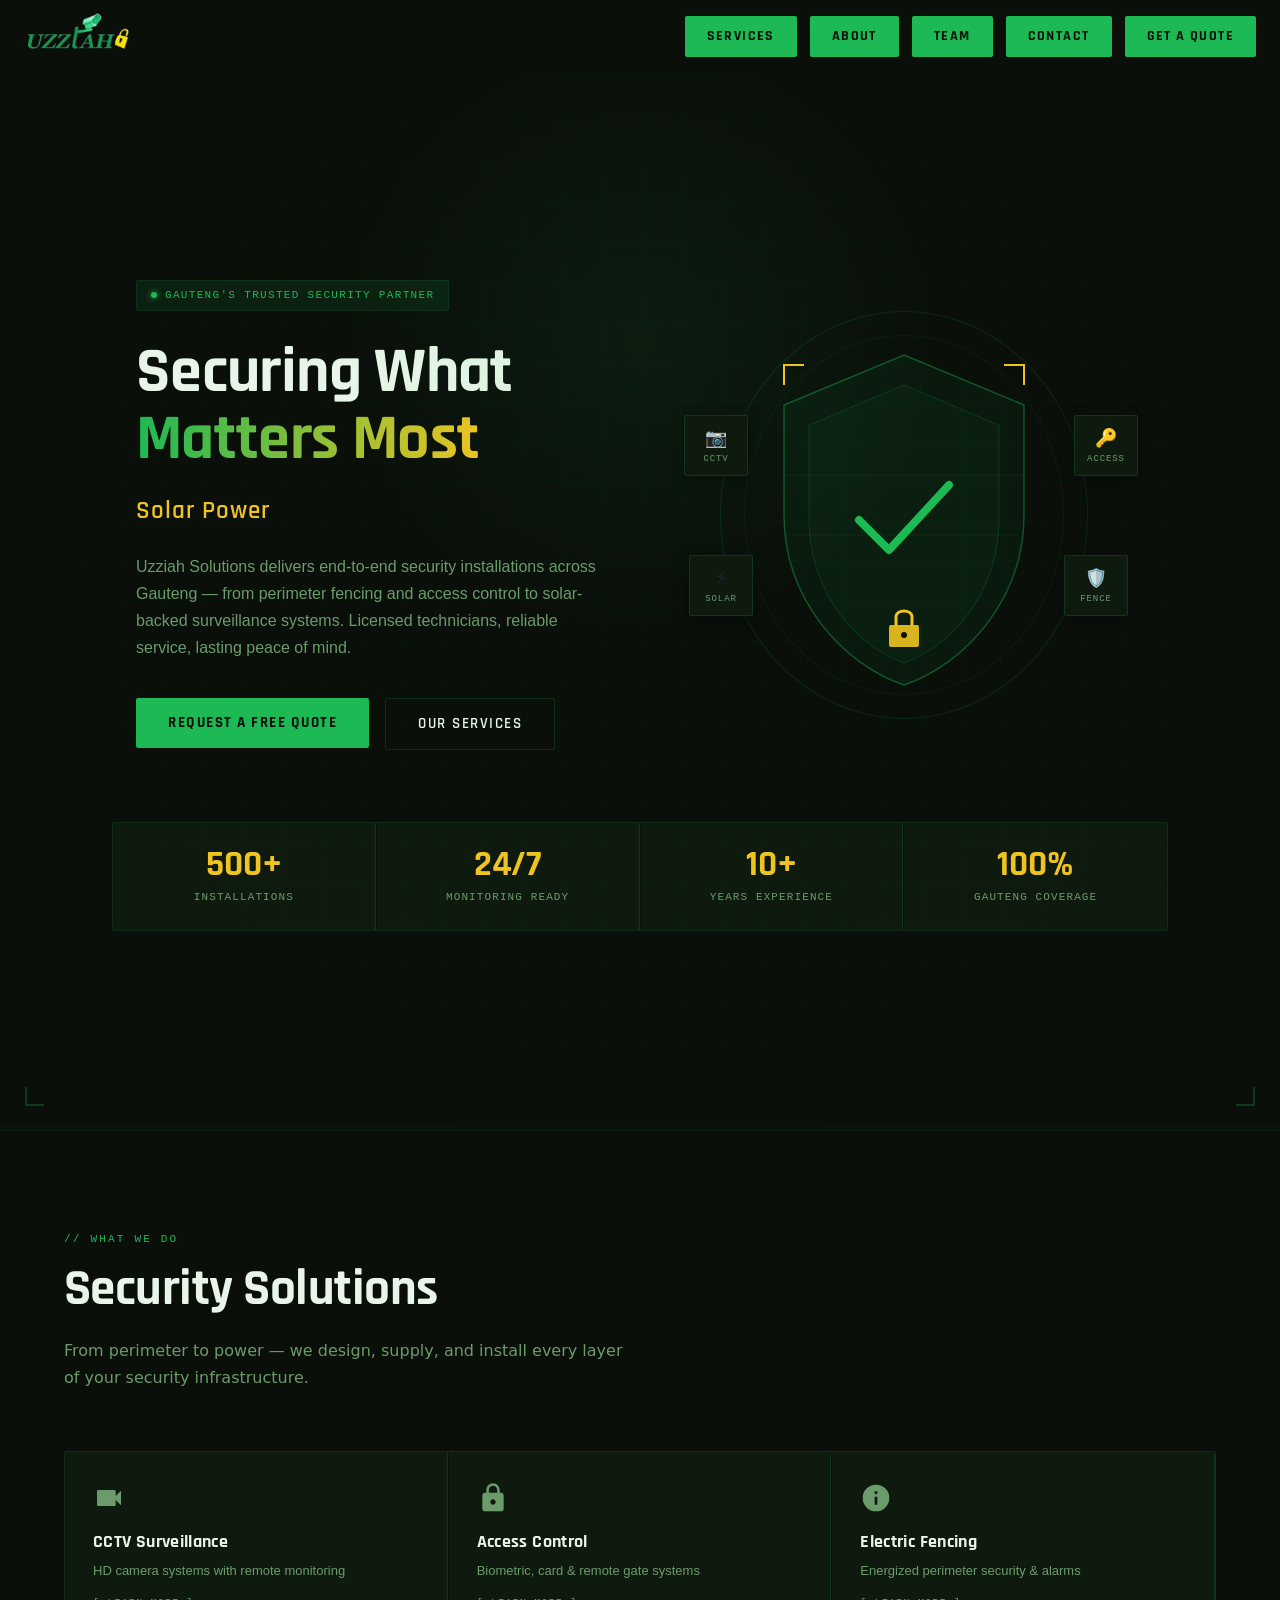
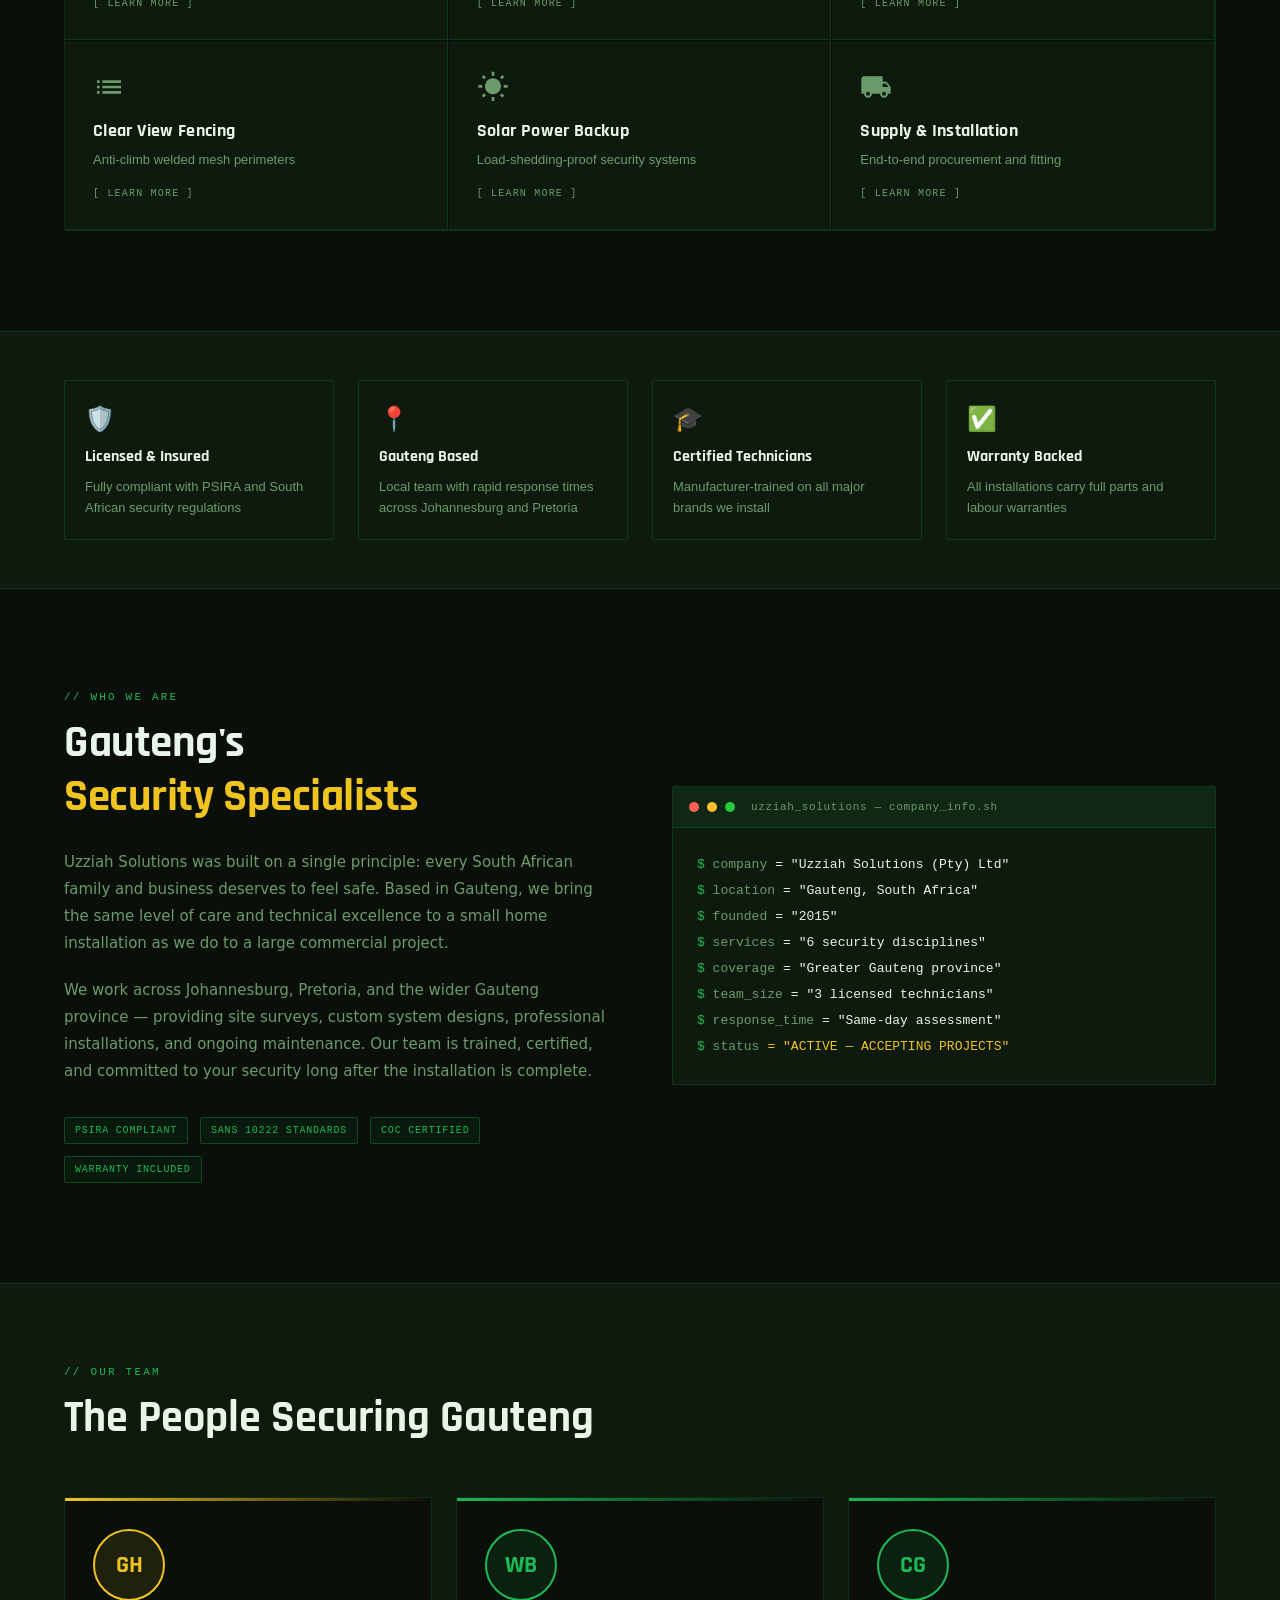
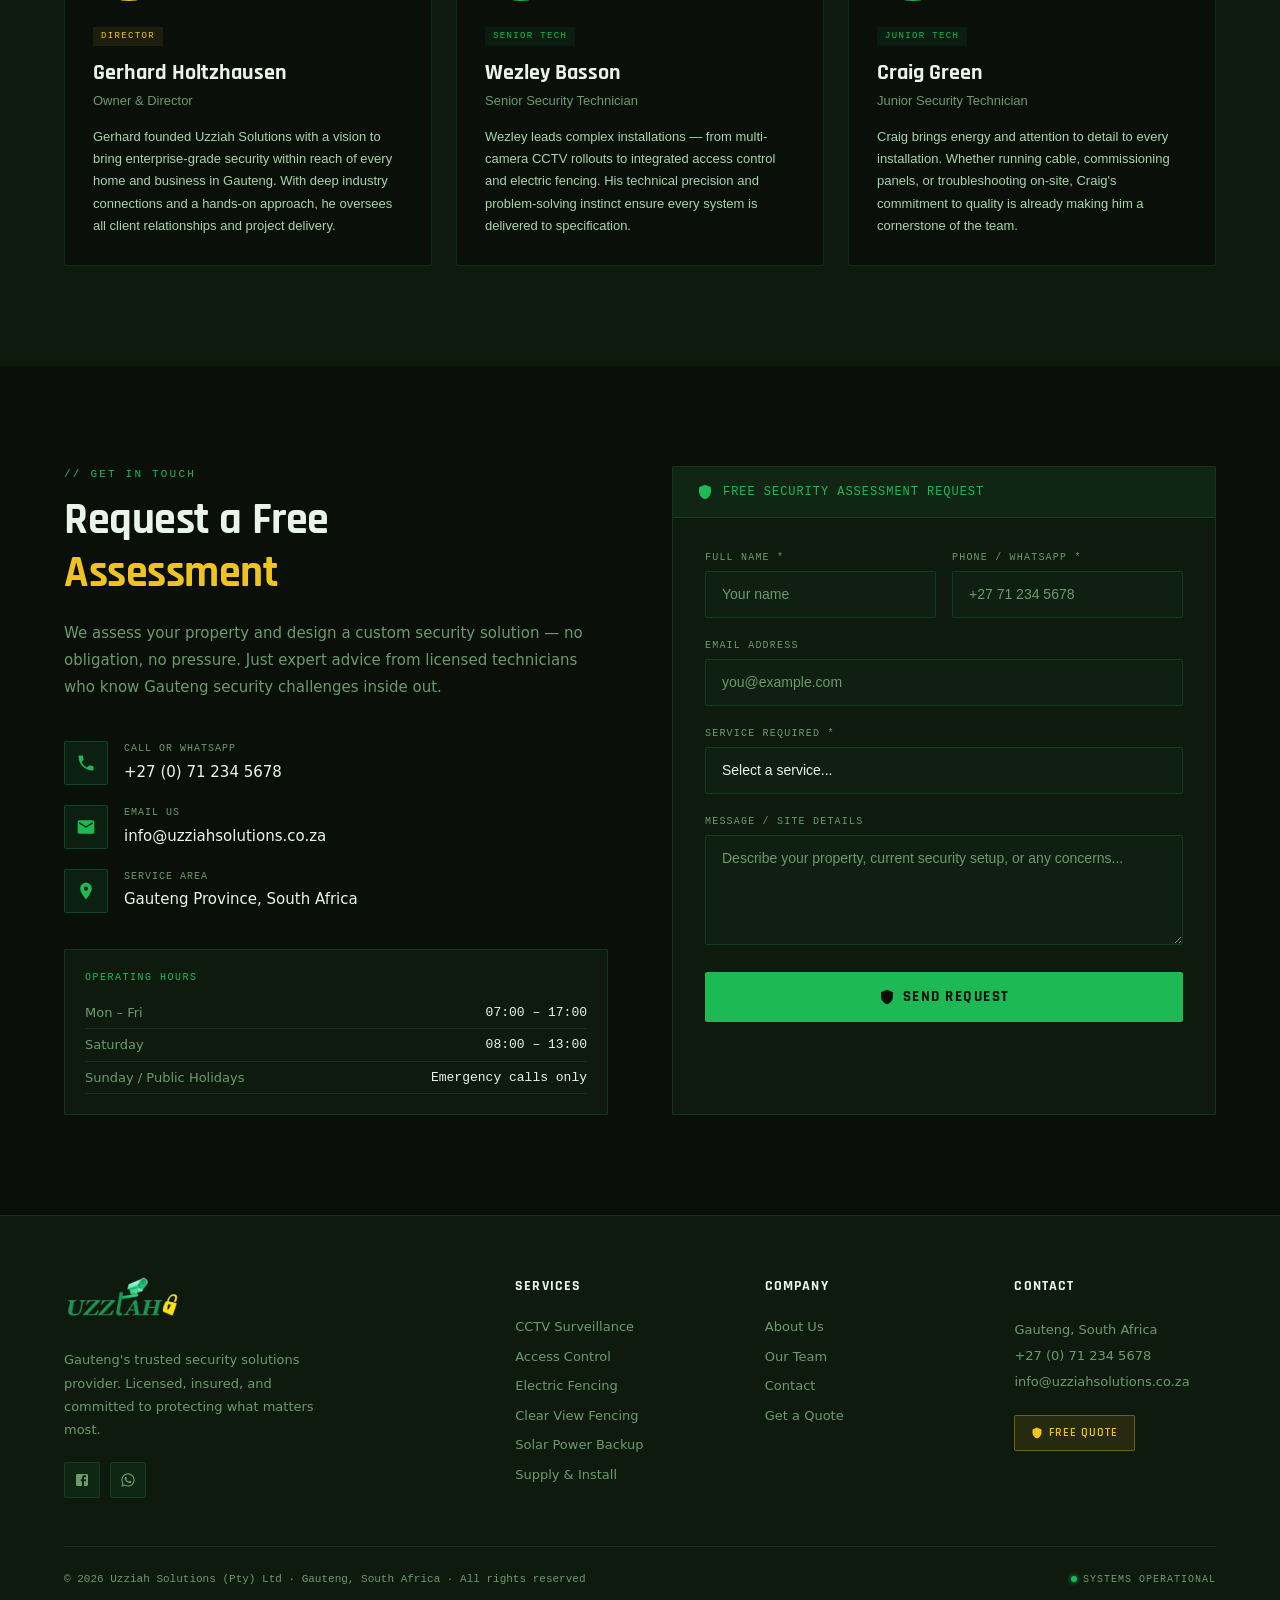
<file: index.html>
<!DOCTYPE html>
<html lang="en">
<head>
    <meta charset="UTF-8">
    <meta name="viewport" content="width=device-width, initial-scale=1.0">
    <link rel="stylesheet" href="assets/css/index.css">
    <link rel="stylesheet" href="assets/css/anims.css">
    <link rel="stylesheet" href="assets/css/global.css">
    <link rel="icon" href="assets/Icons/BlankBackground.png">
    <link rel="preconnect" href="https://fonts.googleapis.com">
    <link rel="preconnect" href="https://fonts.gstatic.com" crossorigin>
    <link href="https://fonts.googleapis.com/css2?family=Rajdhani:wght@300;400;500;600;700&display=swap" rel="stylesheet">

    <!-- BootStrap -->
     <link href="https://cdn.jsdelivr.net/npm/bootstrap@5.3.8/dist/css/bootstrap.min.css" rel="stylesheet">
    <title>Uzziah Solutions</title>
</head>
<body style="background: var(--background);" >


    
    <nav class="NavBar">
        <a href="index.html">
        <div style="width: 108px; height: 48px; background: url(assets/Icons/BlankBackground.png) center center no-repeat;background-size: cover;" class="NavBox">
            
        </div></a>
        <div class="" id="NavBoxButtonContainer">
            <a href="#services" style="width: 100%;"><button type="button" class="NavBtn">Services</button></a>
            <a href="#about" style="width: 100%;"><button type="button" class="NavBtn">About</button></a>
            <a href="#team" style="width: 100%;"><button type="button" class="NavBtn">Team</button></a>
            <a href="#contact" style="width: 100%;"><button type="button" class="NavBtn">Contact</button></a>
            <a href="#getAQuote" style="width: 100%;"><button type="button" class="NavBtn">Get A Quote</button></a>

        </div>
        <button class="HamBurger noBG" id="HamBurger">
            <svg xmlns="http://www.w3.org/2000/svg"  fill="currentColor" class="bi bi-list" viewBox="0 0 16 16">
                <path fill-rule="evenodd" d="M2.5 12a.5.5 0 0 1 .5-.5h10a.5.5 0 0 1 0 1H3a.5.5 0 0 1-.5-.5m0-4a.5.5 0 0 1 .5-.5h10a.5.5 0 0 1 0 1H3a.5.5 0 0 1-.5-.5m0-4a.5.5 0 0 1 .5-.5h10a.5.5 0 0 1 0 1H3a.5.5 0 0 1-.5-.5"/>
            </svg>
        </button>
    </nav>

    <main>
        <section class="GridScanBG" id="hero" >

        <!-- Landing Area -->
        <div id="landingArea" class=" maxWidth1200">




            <svg width="32" height="32" viewBox="0 0 32 32" fill="none" style="position: absolute; width: 32px; height: 32px; opacity: 0.35; top: 24px; right: 24px; transform: rotate(90deg);">
                <path d="M2 20 L2 2 L20 2" stroke="#1db954" stroke-width="1.5" fill="none"></path>
            </svg>

            <svg width="32" height="32" viewBox="0 0 32 32" fill="none" style="position: absolute; width: 32px; height: 32px; opacity: 0.35; top: 24px; left: 24px; transform: rotate(0deg);">
                <path d="M2 20 L2 2 L20 2" stroke="#1db954" stroke-width="1.5" fill="none"></path>
            </svg>
            <svg width="32" height="32" viewBox="0 0 32 32" fill="none" style="position: absolute; width: 32px; height: 32px; opacity: 0.35; bottom: 24px; left: 24px; transform: rotate(270deg);"><path d="M2 20 L2 2 L20 2" stroke="#1db954" stroke-width="1.5" fill="none"></path></svg>
            <svg width="32" height="32" viewBox="0 0 32 32" fill="none" style="position: absolute; width: 32px; height: 32px; opacity: 0.35; bottom: 24px; right: 24px; transform: rotate(180deg);">
                <path d="M2 20 L2 2 L20 2" stroke="#1db954" stroke-width="1.5" fill="none"></path>
            </svg>
        <!-- Nav Bar -->
         <div style="position: absolute;top: 30%;left: 50%;transform: translate(-50%, -50%);width: 600px;height: 600px;border-radius: 50%;background: radial-gradient(circle, rgba(29, 185, 84, 0.08) 0%, transparent 70%);pointer-events: none;"></div>
            <div id="LandingArea_midBox">
                <div id="LandingArea_midBox2">
                    <div class="LandingArea_midBox_box">

                        <div class="primaryTextGreen" id="PingTitle">
                            <span class="pingBall" style="animation: 1.4s ease-out 0s infinite normal none running pulse-ring;align-items: center;"></span>
                            <div id="pingText">Gauteng's Trusted Security Partner</div>
                        </div>

                        <h1 id="h1SecuringWhat">Securing What
                            <br>
                            <span class="text-shimmer">Matters Most</span>
                        </h1>
                        <div><span id="ChangingText"></span></div>

                        <p class="mutedText ">Uzziah Solutions delivers end-to-end security installations
                            across Gauteng — from perimeter fencing and access control
                            to solar-backed surveillance systems. Licensed technicians,
                            reliable service, lasting peace of mind.</p>

                        <div id="BTN_Group_1">
                            <a href="#getAQuote"><button class="" id="RequestAFreeQuoteBtn">Request a Free Quote</button></a>
                            <a href="#services"><button class="" id="OurServiceBtn">Our Services</button></a>
                        </div>




                    </div>
                    <div class="LandingArea_midBox_box">
                        <div style="display: flex; justify-content: center; align-items: center; opacity: 1; transition: opacity 1s 0.3s, transform 1s 0.3s; transform: none;">
                            <div style="position: relative; width: 320px; height: 360px;">
                                <div style="position: absolute; inset: -24px; border-radius: 50%; border: 1px solid rgba(29, 185, 84, 0.15);"></div>
                                <div style="position: absolute; inset: 0px; border-radius: 50%; border: 1px solid rgba(29, 185, 84, 0.08); animation: 2.5s ease-out 0s infinite normal none running pulse-ring;"></div>
                                <svg width="320" height="360" viewBox="0 0 320 360" fill="none" xmlns="http://www.w3.org/2000/svg">
                                    <path d="M160 20 L280 70 L280 180 C280 265 220 330 160 350 C100 330 40 265 40 180 L40 70 Z" fill="rgba(29,185,84,0.06)" stroke="rgba(29,185,84,0.4)" stroke-width="1.5"></path>
                                    <path d="M160 50 L255 90 L255 185 C255 255 210 310 160 328 C110 310 65 255 65 185 L65 90 Z" fill="rgba(29,185,84,0.04)" stroke="rgba(29,185,84,0.2)" stroke-width="1"></path>
                                    <path d="M115 185 L145 215 L205 150" stroke="#1db954" stroke-width="8" stroke-linecap="round" stroke-linejoin="round"></path>
                                    <rect x="145" y="290" width="30" height="22" rx="2" fill="#f0c420" opacity="0.9"></rect>
                                    <path d="M152 290 L152 282 C152 274 168 274 168 282 L168 290" stroke="#f0c420" stroke-width="3" fill="none" stroke-linecap="round"></path>
                                    <circle cx="160" cy="300" r="3" fill="#0a0f0a"></circle><line x1="40" y1="140" x2="280" y2="140" stroke="rgba(29,185,84,0.08)" stroke-width="1"></line>
                                    <line x1="40" y1="200" x2="275" y2="200" stroke="rgba(29,185,84,0.08)" stroke-width="1"></line>
                                    <line x1="100" y1="70" x2="100" y2="330" stroke="rgba(29,185,84,0.05)" stroke-width="1"></line>
                                    <line x1="160" y1="20" x2="160" y2="350" stroke="rgba(29,185,84,0.05)" stroke-width="1"></line>
                                    <line x1="220" y1="70" x2="220" y2="330" stroke="rgba(29,185,84,0.05)" stroke-width="1"></line>
                                    <path d="M60 30 L40 30 L40 50" stroke="var(--accent)" stroke-width="2" fill="none"></path>
                                    <path d="M260 30 L280 30 L280 50" stroke="var(--accent)" stroke-width="2" fill="none"></path>
                                </svg>
                                <div style="position: absolute; left: -60px; top: 80px; background: var(--card); border: 1px solid var(--border); border-radius: 2px; padding: 8px 12px; display: flex; flex-direction: column; align-items: center; gap: 2px; animation: 0.6s ease 0s 1 normal forwards running fadeUp;  box-shadow: rgba(0, 0, 0, 0.3) 0px 4px 16px; min-width: 64px;">
                                    <span style="font-size: 18px;">📷</span>
                                    <span style="font-family: var(--font-mono); font-size: 9px; color: var(--muted-foreground); letter-spacing: 0.1em; text-transform: uppercase;">CCTV</span>
                                </div>
                                <div style="position: absolute; left: 330px; top: 80px; background: var(--card); border: 1px solid var(--border); border-radius: 2px; padding: 8px 12px; display: flex; flex-direction: column; align-items: center; gap: 2px; animation: 0.6s ease 0.3s 1 normal forwards running fadeUp;  box-shadow: rgba(0, 0, 0, 0.3) 0px 4px 16px; min-width: 64px;">
                                    <span style="font-size: 18px;">🔑</span>
                                    <span style="font-family: var(--font-mono); font-size: 9px; color: var(--muted-foreground); letter-spacing: 0.1em; text-transform: uppercase;">Access</span>
                                </div>
                                <div style="position: absolute; left: -55px; top: 220px; background: var(--card); border: 1px solid var(--border); border-radius: 2px; padding: 8px 12px; display: flex; flex-direction: column; align-items: center; gap: 2px; animation: 0.6s ease 0.6s 1 normal forwards running fadeUp;  box-shadow: rgba(0, 0, 0, 0.3) 0px 4px 16px; min-width: 64px;">
                                    <span style="font-size: 18px;">⚡</span>
                                    <span style="font-family: var(--font-mono); font-size: 9px; color: var(--muted-foreground); letter-spacing: 0.1em; text-transform: uppercase;">Solar</span>
                                </div>
                                <div style="position: absolute; left: 320px; top: 220px; background: var(--card); border: 1px solid var(--border); border-radius: 2px; padding: 8px 12px; display: flex; flex-direction: column; align-items: center; gap: 2px; animation: 0.6s ease 0.9s 1 normal forwards running fadeUp;  box-shadow: rgba(0, 0, 0, 0.3) 0px 4px 16px; min-width: 64px;">
                                    <span style="font-size: 18px;">🛡</span>
                                    <span style="font-family: var(--font-mono); font-size: 9px; color: var(--muted-foreground); letter-spacing: 0.1em; text-transform: uppercase;">Fence</span>
                                </div>
                            </div>
                        </div>
                    </div>

                </div>
            </div>
            <div class="stats-grid" style="display: grid; grid-template-columns: repeat(4, 1fr); gap: 1px; margin-top: 72px; border: 1px solid var(--border); border-radius: 2px; overflow: hidden; opacity: 1; transition: opacity 1s 0.6s;">
                <div style="padding: 24px; background: var(--card); text-align: center; border-right: 1px solid var(--border); transition: background 0.2s;">
                    <div style="font-family: var(--font-display); font-size: 36px; font-weight: 700; color: var(--accent); line-height: 1;">500+</div>
                    <div style="font-family: var(--font-mono); font-size: 11px; color: var(--muted-foreground); letter-spacing: 0.1em; text-transform: uppercase; margin-top: 6px;">Installations</div>
                </div>
                <div style="padding: 24px; background: var(--card); text-align: center; border-right: 1px solid var(--border); transition: background 0.2s;">
                    <div style="font-family: var(--font-display); font-size: 36px; font-weight: 700; color: var(--accent); line-height: 1;">24/7</div>
                    <div style="font-family: var(--font-mono); font-size: 11px; color: var(--muted-foreground); letter-spacing: 0.1em; text-transform: uppercase; margin-top: 6px;">Monitoring Ready</div>
                </div>
                <div style="padding: 24px; background: var(--card); text-align: center; border-right: 1px solid var(--border); transition: background 0.2s;">
                    <div style="font-family: var(--font-display); font-size: 36px; font-weight: 700; color: var(--accent); line-height: 1;">10+</div>
                    <div style="font-family: var(--font-mono); font-size: 11px; color: var(--muted-foreground); letter-spacing: 0.1em; text-transform: uppercase; margin-top: 6px;">Years Experience</div>
                </div>
                <div style="padding: 24px; background: var(--card); text-align: center; border-right-width: medium; border-right-style: none; border-right-color: currentcolor; transition: background 0.2s;">
                    <div style="font-family: var(--font-display); font-size: 36px; font-weight: 700; color: var(--accent); line-height: 1;">100%</div>
                    <div style="font-family: var(--font-mono); font-size: 11px; color: var(--muted-foreground); letter-spacing: 0.1em; text-transform: uppercase; margin-top: 6px;">Gauteng Coverage</div>
                </div>
            </div>

        </div>
        </section>

        <section id="services" style="padding: 100px 0px; background: var(--background);">
            <div style="max-width: 1200px; margin: 0px auto; padding: 0px 24px;">
                <div style="margin-bottom: 60px;">
                    <div style="font-family: var(--font-mono); font-size: 11px; color: var(--primary); letter-spacing: 0.2em; text-transform: uppercase; margin-bottom: 12px;">// What We Do</div>
                    <h2 style="font-family: var(--font-display); font-size: clamp(32px, 4vw, 52px); font-weight: 700; color: var(--foreground); margin: 0px; letter-spacing: -0.01em;">Security Solutions</h2>
                    <p style="color: var(--muted-foreground); font-size: 16px; line-height: 1.7; max-width: 560px; margin-top: 16px;">From perimeter to power — we design, supply, and install every layer of your security infrastructure.</p>
                    </div>
                    <div class="services-grid" style="display: grid; grid-template-columns: repeat(3, 1fr); gap: 1px; border: 1px solid var(--border); border-radius: 2px; overflow: hidden;">
                        
                        <button class="service-card" data-target="SecuritySolutionsCCTV_Box" data-hover="true" style="background: var(--card); border-top: 2px solid transparent; border-right: 1px solid var(--border); border-bottom: 1px solid var(--border); border-left-width: medium; border-left-style: none; border-left-color: currentcolor; border-image: none; padding: 28px; text-align: left; transition: 0.2s; position: relative; overflow: hidden;">
                            <div style="color: var(--muted-foreground); transition: color 0.2s; margin-bottom: 14px;">
                                <svg width="32" height="32" viewBox="0 0 24 24" fill="currentColor">
                                    <path d="M17 10.5V7c0-.55-.45-1-1-1H4c-.55 0-1 .45-1 1v10c0 .55.45 1 1 1h12c.55 0 1-.45 1-1v-3.5l4 4v-11l-4 4z"></path>
                                    </svg>
                                    </div>
                                    <div style="font-family: var(--font-display); font-size: 18px; font-weight: 700; color: var(--foreground); margin-bottom: 6px; letter-spacing: 0.02em; transition: color 0.2s;">CCTV Surveillance</div>
                                    <div style="font-family: var(--font-body); font-size: 13px; color: var(--muted-foreground); line-height: 1.5;">HD camera systems with remote monitoring</div>
                                    <div style="margin-top: 16px; font-family: var(--font-mono); font-size: 10px; color: var(--muted-foreground); letter-spacing: 0.12em; text-transform: uppercase; transition: color 0.2s;">[ Learn More ]</div>
                        </button>

                                    <button  class="service-card" data-target="SecuritySolutionsAC_Box"data-hover="true" style="background: var(--card); border-top: 2px solid transparent; border-right: 1px solid var(--border); border-bottom: 1px solid var(--border); border-left-width: medium; border-left-style: none; border-left-color: currentcolor; border-image: none; padding: 28px; text-align: left; transition: 0.2s; position: relative; overflow: hidden;">
                                        <div style="color: var(--muted-foreground); transition: color 0.2s; margin-bottom: 14px;">
                                            <svg width="32" height="32" viewBox="0 0 24 24" fill="currentColor"><path d="M18 8h-1V6c0-2.76-2.24-5-5-5S7 3.24 7 6v2H6c-1.1 0-2 .9-2 2v10c0 1.1.9 2 2 2h12c1.1 0 2-.9 2-2V10c0-1.1-.9-2-2-2zM12 17c-1.1 0-2-.9-2-2s.9-2 2-2 2 .9 2 2-.9 2-2 2zm3.1-9H8.9V6c0-1.71 1.39-3.1 3.1-3.1h.01c1.71 0 3.1 1.39 3.1 3.1v2z"></path>
                                            </svg>
                                            </div>
                                            <div style="font-family: var(--font-display); font-size: 18px; font-weight: 700; color: var(--foreground); margin-bottom: 6px; letter-spacing: 0.02em; transition: color 0.2s;">Access Control</div>
                                            <div style="font-family: var(--font-body); font-size: 13px; color: var(--muted-foreground); line-height: 1.5;">Biometric, card &amp; remote gate systems</div>
                                            <div style="margin-top: 16px; font-family: var(--font-mono); font-size: 10px; color: var(--muted-foreground); letter-spacing: 0.12em; text-transform: uppercase; transition: color 0.2s;">[ Learn More ]</div>
                                            </button>

                                            <button class="service-card" data-target="SecuritySolutionsEF_Box" data-hover="true" style="background: var(--card); border-top: 2px solid transparent; border-right: 1px solid var(--border); border-bottom: 1px solid var(--border); border-left-width: medium; border-left-style: none; border-left-color: currentcolor; border-image: none; padding: 28px; text-align: left; transition: 0.2s; position: relative; overflow: hidden;">
                                                <div style="color: var(--muted-foreground); transition: color 0.2s; margin-bottom: 14px;">
                                                    <svg width="32" height="32" viewBox="0 0 24 24" fill="currentColor"><path d="M13 9h-2V7h2m0 10h-2v-6h2m-1-9A10 10 0 0 0 2 12a10 10 0 0 0 10 10 10 10 0 0 0 10-10A10 10 0 0 0 12 2z"></path>
                                                    </svg>
                                                    </div>
                                                    <div style="font-family: var(--font-display); font-size: 18px; font-weight: 700; color: var(--foreground); margin-bottom: 6px; letter-spacing: 0.02em; transition: color 0.2s;">Electric Fencing</div>
                                                    <div style="font-family: var(--font-body); font-size: 13px; color: var(--muted-foreground); line-height: 1.5;">Energized perimeter security &amp; alarms</div>
                                                    <div style="margin-top: 16px; font-family: var(--font-mono); font-size: 10px; color: var(--muted-foreground); letter-spacing: 0.12em; text-transform: uppercase; transition: color 0.2s;">[ Learn More ]</div>
                                                    </button>
                                                    
                                                    <button  class="service-card" data-target="SecuritySolutionsCVF_Box" data-hover="true" style="background: var(--card); border-top: 2px solid transparent; border-right: 1px solid var(--border); border-bottom: 1px solid var(--border); border-left-width: medium; border-left-style: none; border-left-color: currentcolor; border-image: none; padding: 28px; text-align: left; transition: 0.2s; position: relative; overflow: hidden;">
                                                        <div style="color: var(--muted-foreground); transition: color 0.2s; margin-bottom: 14px;">
                                                        <svg width="32" height="32" viewBox="0 0 24 24" fill="currentColor">
                                                        <path d="M3 13h2v-2H3v2zm0 4h2v-2H3v2zm0-8h2V7H3v2zm4 4h14v-2H7v2zm0 4h14v-2H7v2zM7 7v2h14V7H7z">

                                                    </path>
                                                    </svg>
                                                    </div>
                                                    <div style="font-family: var(--font-display); font-size: 18px; font-weight: 700; color: var(--foreground); margin-bottom: 6px; letter-spacing: 0.02em; transition: color 0.2s;">Clear View Fencing</div>
                                                    <div style="font-family: var(--font-body); font-size: 13px; color: var(--muted-foreground); line-height: 1.5;">Anti-climb welded mesh perimeters</div>
                                                    <div style="margin-top: 16px; font-family: var(--font-mono); font-size: 10px; color: var(--muted-foreground); letter-spacing: 0.12em; text-transform: uppercase; transition: color 0.2s;">[ Learn More ]</div>
                                                    </button>

                                                    <button  class="service-card" data-target="SecuritySolutionsSPB_Box" data-hover="true" style="background: var(--card); border-top: 2px solid transparent; border-right: 1px solid var(--border); border-bottom: 1px solid var(--border); border-left-width: medium; border-left-style: none; border-left-color: currentcolor; border-image: none; padding: 28px; text-align: left; transition: 0.2s; position: relative; overflow: hidden;">
                                                        <div style="color: var(--muted-foreground); transition: color 0.2s; margin-bottom: 14px;">
                                                        <svg width="32" height="32" viewBox="0 0 24 24" fill="currentColor">
                                                        <path d="M6.76 4.84l-1.8-1.79-1.41 1.41 1.79 1.79 1.42-1.41zM4 10.5H1v2h3v-2zm9-9.95h-2V3.5h2V.55zm7.45 3.91l-1.41-1.41-1.79 1.79 1.41 1.41 1.79-1.79zm-3.21 13.7l1.79 1.8 1.41-1.41-1.8-1.79-1.4 1.4zM20 10.5v2h3v-2h-3zm-8-5c-3.31 0-6 2.69-6 6s2.69 6 6 6 6-2.69 6-6-2.69-6-6-6zm-1 16.95h2V19.5h-2v2.95zm-7.45-3.91l1.41 1.41 1.79-1.8-1.41-1.41-1.79 1.8z">

                                                    </path>
                                                    </svg>
                                                    </div>
                                                    <div style="font-family: var(--font-display); font-size: 18px; font-weight: 700; color: var(--foreground); margin-bottom: 6px; letter-spacing: 0.02em; transition: color 0.2s;">Solar Power Backup

                                                    </div>
                                                    <div style="font-family: var(--font-body); font-size: 13px; color: var(--muted-foreground); line-height: 1.5;">Load-shedding-proof security systems</div>
                                                    <div style="margin-top: 16px; font-family: var(--font-mono); font-size: 10px; color: var(--muted-foreground); letter-spacing: 0.12em; text-transform: uppercase; transition: color 0.2s;">[ Learn More ]</div>
                                                    </button>

                                                    <button  class="service-card" data-target="SecuritySolutionsSI_Box" data-hover="true" style="background: var(--card); border-top: 2px solid transparent; border-right: 1px solid var(--border); border-bottom: 1px solid var(--border); border-left-width: medium; border-left-style: none; border-left-color: currentcolor; border-image: none; padding: 28px; text-align: left; transition: 0.2s; position: relative; overflow: hidden;">
                                                        <div style="color: var(--muted-foreground); transition: color 0.2s; margin-bottom: 14px;">
                                                        <svg width="32" height="32" viewBox="0 0 24 24" fill="currentColor">
                                                        <path d="M20 8h-3V4H3c-1.1 0-2 .9-2 2v11h2c0 1.66 1.34 3 3 3s3-1.34 3-3h6c0 1.66 1.34 3 3 3s3-1.34 3-3h2v-5l-3-4zM6 18.5c-.83 0-1.5-.67-1.5-1.5s.67-1.5 1.5-1.5 1.5.67 1.5 1.5-.67 1.5-1.5 1.5zm13.5-9l1.96 2.5H17V9.5h2.5zm-1.5 9c-.83 0-1.5-.67-1.5-1.5s.67-1.5 1.5-1.5 1.5.67 1.5 1.5-.67 1.5-1.5 1.5z"></path>
                                                    </svg>
                                                    </div>
                                                    <div style="font-family: var(--font-display); font-size: 18px; font-weight: 700; color: var(--foreground); margin-bottom: 6px; letter-spacing: 0.02em; transition: color 0.2s;">Supply &amp; Installation</div>
                                                    <div style="font-family: var(--font-body); font-size: 13px; color: var(--muted-foreground); line-height: 1.5;">End-to-end procurement and fitting</div>
                                                    <div style="margin-top: 16px; font-family: var(--font-mono); font-size: 10px; color: var(--muted-foreground); letter-spacing: 0.12em; text-transform: uppercase; transition: color 0.2s;">[ Learn More ]</div>
                                                    </button>
                                                    </div>




                                                    
            <div id="SecuritySolutionsCCTV_Box" style="margin-top: 1px; background: var(--card); border-top: 2px solid rgb(29, 185, 84);  border-radius: 0px 0px 2px 2px; padding: 40px; animation: 0.3s ease 0s 1 normal none running fadeUp;">
                <div class="detail-grid" style="display: grid; grid-template-columns: 1fr 1fr; gap: 40px;">
                    <div>
                        <h3 style="font-family: var(--font-display); font-size: 28px; font-weight: 700; color: rgb(29, 185, 84); margin: 0px 0px 16px;">CCTV Surveillance</h3>
                        <p style="color: var(--card-foreground); font-size: 15px; line-height: 1.8; margin: 0px;">Full HD and 4K camera installations for residential, commercial, and industrial sites. Remote viewing via smartphone, motion alerts, night vision, and cloud or local NVR storage. We design layouts for maximum coverage with zero blind spots.</p>
                    </div>
                    <div>
                        <div style="font-family: var(--font-mono); font-size: 10px; color: var(--muted-foreground); letter-spacing: 0.15em; text-transform: uppercase; margin-bottom: 16px;">Key Features
                        </div>
                        <ul style="margin: 0px; padding: 0px; list-style: none; display: grid; grid-template-columns: 1fr 1fr; gap: 8px;">
                            <li style="display: flex; align-items: center; gap: 8px; color: var(--secondary-foreground); font-size: 14px;"><span style="color: rgb(29, 185, 84); font-weight: 700;">✓</span>HD &amp; 4K cameras</li>
                            <li style="display: flex; align-items: center; gap: 8px; color: var(--secondary-foreground); font-size: 14px;"><span style="color: rgb(29, 185, 84); font-weight: 700;">✓</span>Night vision IR</li>
                            <li style="display: flex; align-items: center; gap: 8px; color: var(--secondary-foreground); font-size: 14px;"><span style="color: rgb(29, 185, 84); font-weight: 700;">✓</span>Remote mobile viewing</li>
                            <li style="display: flex; align-items: center; gap: 8px; color: var(--secondary-foreground); font-size: 14px;"><span style="color: rgb(29, 185, 84); font-weight: 700;">✓</span>Motion detection alerts</li>
                            <li style="display: flex; align-items: center; gap: 8px; color: var(--secondary-foreground); font-size: 14px;"><span style="color: rgb(29, 185, 84); font-weight: 700;">✓</span>Cloud &amp; local storage</li>
                            <li style="display: flex; align-items: center; gap: 8px; color: var(--secondary-foreground); font-size: 14px;"><span style="color: rgb(29, 185, 84); font-weight: 700;">✓</span>ANPR/License plate capture</li>
                        </ul>
                        <a href="#contact" data-hover="true" style="display: inline-block; margin-top: 24px; background: rgb(29, 185, 84); color: rgb(10, 15, 10); font-family: var(--font-display); font-weight: 700; font-size: 13px; letter-spacing: 0.1em; text-transform: uppercase; padding: 10px 24px; text-decoration: none; border-radius: 2px; transition: opacity 0.2s; opacity: 1;">Get a Quote for This Service</a>
                    </div>
                </div>
            </div>

            <div id="SecuritySolutionsAC_Box" style="margin-top: 1px; background: var(--card); border-top: 2px solid rgb(240, 196, 32);  border-radius: 0px 0px 2px 2px; padding: 40px; animation: 0.3s ease 0s 1 normal none running fadeUp;">
                <div class="detail-grid" style="display: grid; grid-template-columns: 1fr 1fr; gap: 40px;">
                    <div>
                        <h3 style="font-family: var(--font-display); font-size: 28px; font-weight: 700; color: rgb(240, 196, 32); margin: 0px 0px 16px;">Access Control</h3>
                        <p style="color: var(--card-foreground); font-size: 15px; line-height: 1.8; margin: 0px;">Restrict and track who enters your property with precision. We install fingerprint readers, access cards, PIN pads, video intercoms, electric gate motors, and boom barriers. Fully integrated with your CCTV system for complete audit trails.</p>
                    </div>
                    <div>
                        <div style="font-family: var(--font-mono); font-size: 10px; color: var(--muted-foreground); letter-spacing: 0.15em; text-transform: uppercase; margin-bottom: 16px;">
                            Key Features
                        </div>
                        <ul style="margin: 0px; padding: 0px; list-style: none; display: grid; grid-template-columns: 1fr 1fr; gap: 8px;">
                            <li style="display: flex; align-items: center; gap: 8px; color: var(--secondary-foreground); font-size: 14px;">
                                <span style="color: rgb(240, 196, 32); font-weight: 700;">✓</span>Fingerprint biometrics</li>

                                <li style="display: flex; align-items: center; gap: 8px; color: var(--secondary-foreground); font-size: 14px;">
                                    <span style="color: rgb(240, 196, 32); font-weight: 700;">✓</span>Smart card / fob access</li>

                                    <li style="display: flex; align-items: center; gap: 8px; color: var(--secondary-foreground); font-size: 14px;">
                                        <span style="color: rgb(240, 196, 32); font-weight: 700;">✓</span>Electric gate motors</li>

                                        <li style="display: flex; align-items: center; gap: 8px; color: var(--secondary-foreground); font-size: 14px;">
                                            <span style="color: rgb(240, 196, 32); font-weight: 700;">✓</span>Video intercoms</li>

                                            <li style="display: flex; align-items: center; gap: 8px; color: var(--secondary-foreground); font-size: 14px;">
                                                <span style="color: rgb(240, 196, 32); font-weight: 700;">✓</span>Boom barriers</li>

                                                <li style="display: flex; align-items: center; gap: 8px; color: var(--secondary-foreground); font-size: 14px;">
                                                    <span style="color: rgb(240, 196, 32); font-weight: 700;">✓</span>Visitor management logs</li>
                        
                        </ul>
                                                <a href="#contact" data-hover="true" style="display: inline-block; margin-top: 24px; background: rgb(240, 196, 32); color: rgb(10, 15, 10); font-family: var(--font-display); font-weight: 700; font-size: 13px; letter-spacing: 0.1em; text-transform: uppercase; padding: 10px 24px; text-decoration: none; border-radius: 2px; transition: opacity 0.2s;">Get a Quote for This Service</a>
                     
                    </div>
                </div>


            </div>   
             
            <div id="SecuritySolutionsEF_Box" style="margin-top: 1px; background: var(--card); border-top: 2px solid rgb(29, 185, 84);  border-radius: 0px 0px 2px 2px; padding: 40px; animation: 0.3s ease 0s 1 normal none running fadeUp;">
                <div class="detail-grid" style="display: grid; grid-template-columns: 1fr 1fr; gap: 40px;">
                    <div>
                        <h3 style="font-family: var(--font-display); font-size: 28px; font-weight: 700; color: rgb(29, 185, 84); margin: 0px 0px 16px;">Electric Fencing</h3>
                        <p style="color: var(--card-foreground); font-size: 15px; line-height: 1.8; margin: 0px;">High-voltage electric fence systems compliant with South African regulations. Energizers, pulsing units, alarm integration, and tamper alerts. Ideal for residential estates, farms, warehouses, and commercial properties requiring active deterrence.</p>
                    </div>
                    <div>
                        <div style="font-family: var(--font-mono); font-size: 10px; color: var(--muted-foreground); letter-spacing: 0.15em; text-transform: uppercase; margin-bottom: 16px;">Key Features
                        </div>
                        <ul style="margin: 0px; padding: 0px; list-style: none; display: grid; grid-template-columns: 1fr 1fr; gap: 8px;">
                            <li style="display: flex; align-items: center; gap: 8px; color: var(--secondary-foreground); font-size: 14px;"><span style="color: rgb(29, 185, 84); font-weight: 700;">✓</span>Compliant energizers</li>
                            <li style="display: flex; align-items: center; gap: 8px; color: var(--secondary-foreground); font-size: 14px;"><span style="color: rgb(29, 185, 84); font-weight: 700;">✓</span>Perimeter alarm integration</li>
                            <li style="display: flex; align-items: center; gap: 8px; color: var(--secondary-foreground); font-size: 14px;"><span style="color: rgb(29, 185, 84); font-weight: 700;">✓</span>Tamper & short-circuit alerts</li>
                            <li style="display: flex; align-items: center; gap: 8px; color: var(--secondary-foreground); font-size: 14px;"><span style="color: rgb(29, 185, 84); font-weight: 700;">✓</span>Estate & farm scale</li>
                            <li style="display: flex; align-items: center; gap: 8px; color: var(--secondary-foreground); font-size: 14px;"><span style="color: rgb(29, 185, 84); font-weight: 700;">✓</span>Certificate of compliance</li>
                            <li style="display: flex; align-items: center; gap: 8px; color: var(--secondary-foreground); font-size: 14px;"><span style="color: rgb(29, 185, 84); font-weight: 700;">✓</span>Regular maintenance plans</li>
                        </ul>
                        <a href="#contact" data-hover="true" style="display: inline-block; margin-top: 24px; background: rgb(29, 185, 84); color: rgb(10, 15, 10); font-family: var(--font-display); font-weight: 700; font-size: 13px; letter-spacing: 0.1em; text-transform: uppercase; padding: 10px 24px; text-decoration: none; border-radius: 2px; transition: opacity 0.2s; opacity: 1;">Get a Quote for This Service</a>
                    </div>
                </div>
            </div>

            <div id="SecuritySolutionsCVF_Box" style="margin-top: 1px; background: var(--card); border-top: 2px solid rgb(240, 196, 32);  border-radius: 0px 0px 2px 2px; padding: 40px; animation: 0.3s ease 0s 1 normal none running fadeUp;">
                <div class="detail-grid" style="display: grid; grid-template-columns: 1fr 1fr; gap: 40px;">
                    <div>
                        <h3 style="font-family: var(--font-display); font-size: 28px; font-weight: 700; color: rgb(240, 196, 32); margin: 0px 0px 16px;">Clear View Fencing</h3>
                        <p style="color: var(--card-foreground); font-size: 15px; line-height: 1.8; margin: 0px;">Welded steel mesh fencing that provides excellent visibility for cameras while remaining impossible to climb. Used at high-security sites, data centers, schools, and estates. Available in various heights with anti-cut, anti-climb profiles.</p>
                    </div>
                    <div>
                        <div style="font-family: var(--font-mono); font-size: 10px; color: var(--muted-foreground); letter-spacing: 0.15em; text-transform: uppercase; margin-bottom: 16px;">
                            Key Features
                        </div>
                        <ul style="margin: 0px; padding: 0px; list-style: none; display: grid; grid-template-columns: 1fr 1fr; gap: 8px;">
                            <li style="display: flex; align-items: center; gap: 8px; color: var(--secondary-foreground); font-size: 14px;">
                                <span style="color: rgb(240, 196, 32); font-weight: 700;">✓</span>Anti-climb mesh profiles</li>

                                <li style="display: flex; align-items: center; gap: 8px; color: var(--secondary-foreground); font-size: 14px;">
                                    <span style="color: rgb(240, 196, 32); font-weight: 700;">✓</span>Camera-transparent design</li>

                                    <li style="display: flex; align-items: center; gap: 8px; color: var(--secondary-foreground); font-size: 14px;">
                                        <span style="color: rgb(240, 196, 32); font-weight: 700;">✓</span>Hot-dip galvanized finish</li>

                                        <li style="display: flex; align-items: center; gap: 8px; color: var(--secondary-foreground); font-size: 14px;">
                                            <span style="color: rgb(240, 196, 32); font-weight: 700;">✓</span>Spike or flat top options</li>

                                            <li style="display: flex; align-items: center; gap: 8px; color: var(--secondary-foreground); font-size: 14px;">
                                                <span style="color: rgb(240, 196, 32); font-weight: 700;">✓</span>Custom RAL powder coat</li>

                                                <li style="display: flex; align-items: center; gap: 8px; color: var(--secondary-foreground); font-size: 14px;">
                                                    <span style="color: rgb(240, 196, 32); font-weight: 700;">✓</span>Automated gate integration</li>
                        
                        </ul>
                                                <a href="#contact" data-hover="true" style="display: inline-block; margin-top: 24px; background: rgb(240, 196, 32); color: rgb(10, 15, 10); font-family: var(--font-display); font-weight: 700; font-size: 13px; letter-spacing: 0.1em; text-transform: uppercase; padding: 10px 24px; text-decoration: none; border-radius: 2px; transition: opacity 0.2s;">Get a Quote for This Service</a>
                     
                    </div>
                </div>
            </div>            
            
            <div id="SecuritySolutionsSPB_Box" style="margin-top: 1px; background: var(--card); border-top: 2px solid rgb(29, 185, 84);  border-radius: 0px 0px 2px 2px; padding: 40px; animation: 0.3s ease 0s 1 normal none running fadeUp;">
                <div class="detail-grid" style="display: grid; grid-template-columns: 1fr 1fr; gap: 40px;">
                    <div>
                        <h3 style="font-family: var(--font-display); font-size: 28px; font-weight: 700; color: rgb(29, 185, 84); margin: 0px 0px 16px;">Solar Power Backup</h3>
                        <p style="color: var(--card-foreground); font-size: 15px; line-height: 1.8; margin: 0px;">South Africa's load-shedding is no match for Uzziah's solar backup solutions. We install solar panels, inverters, and battery banks purpose-built to keep your cameras, access control, and alarms running 24/7 regardless of Eskom outages.</p>
                    </div>
                    <div>
                        <div style="font-family: var(--font-mono); font-size: 10px; color: var(--muted-foreground); letter-spacing: 0.15em; text-transform: uppercase; margin-bottom: 16px;">Key Features
                        </div>
                        <ul style="margin: 0px; padding: 0px; list-style: none; display: grid; grid-template-columns: 1fr 1fr; gap: 8px;">
                            <li style="display: flex; align-items: center; gap: 8px; color: var(--secondary-foreground); font-size: 14px;">
                                <span style="color: rgb(29, 185, 84); font-weight: 700;">✓</span>Solar panel installation</li>

                            <li style="display: flex; align-items: center; gap: 8px; color: var(--secondary-foreground); font-size: 14px;">
                                <span style="color: rgb(29, 185, 84); font-weight: 700;">✓</span>Battery bank sizing</li>

                            <li style="display: flex; align-items: center; gap: 8px; color: var(--secondary-foreground); font-size: 14px;">
                                <span style="color: rgb(29, 185, 84); font-weight: 700;">✓</span>Inverter integration
            </li>

                            <li style="display: flex; align-items: center; gap: 8px; color: var(--secondary-foreground); font-size: 14px;">
                                <span style="color: rgb(29, 185, 84); font-weight: 700;">✓</span>Security-system priority</li>

                            <li style="display: flex; align-items: center; gap: 8px; color: var(--secondary-foreground); font-size: 14px;">
                                <span style="color: rgb(29, 185, 84); font-weight: 700;">✓</span>Load-shedding monitoring</li>

                            <li style="display: flex; align-items: center; gap: 8px; color: var(--secondary-foreground); font-size: 14px;">
                                <span style="color: rgb(29, 185, 84); font-weight: 700;">✓</span>ROI within 3–5 years</li>

                        </ul>
                        <a href="#contact" data-hover="true" style="display: inline-block; margin-top: 24px; background: rgb(29, 185, 84); color: rgb(10, 15, 10); font-family: var(--font-display); font-weight: 700; font-size: 13px; letter-spacing: 0.1em; text-transform: uppercase; padding: 10px 24px; text-decoration: none; border-radius: 2px; transition: opacity 0.2s; opacity: 1;">Get a Quote for This Service</a>
                    </div>
                </div>
            </div>

            <div id="SecuritySolutionsSI_Box" style="margin-top: 1px; background: var(--card); border-top: 2px solid rgb(240, 196, 32);  border-radius: 0px 0px 2px 2px; padding: 40px; animation: 0.3s ease 0s 1 normal none running fadeUp;">
                <div class="detail-grid" style="display: grid; grid-template-columns: 1fr 1fr; gap: 40px;">
                    <div>
                        <h3 style="font-family: var(--font-display); font-size: 28px; font-weight: 700; color: rgb(240, 196, 32); margin: 0px 0px 16px;">Supply & Installation</h3>
                        <p style="color: var(--card-foreground); font-size: 15px; line-height: 1.8; margin: 0px;">We don't just install — we procure. Uzziah Solutions sources industry-grade equipment from trusted brands, handles delivery, professional installation, commissioning, and hands-on training. Full warranty support and after-sales maintenance included.</p>
                    </div>
                    <div>
                        <div style="font-family: var(--font-mono); font-size: 10px; color: var(--muted-foreground); letter-spacing: 0.15em; text-transform: uppercase; margin-bottom: 16px;">
                            Key Features
                        </div>
                        <ul style="margin: 0px; padding: 0px; list-style: none; display: grid; grid-template-columns: 1fr 1fr; gap: 8px;">
                            <li style="display: flex; align-items: center; gap: 8px; color: var(--secondary-foreground); font-size: 14px;">
                                <span style="color: rgb(240, 196, 32); font-weight: 700;">✓</span>Trusted brand procurement</li>

                                <li style="display: flex; align-items: center; gap: 8px; color: var(--secondary-foreground); font-size: 14px;">
                                    <span style="color: rgb(240, 196, 32); font-weight: 700;">✓</span>Site survey & design</li>

                                    <li style="display: flex; align-items: center; gap: 8px; color: var(--secondary-foreground); font-size: 14px;">
                                        <span style="color: rgb(240, 196, 32); font-weight: 700;">✓</span>Professional installation</li>

                                        <li style="display: flex; align-items: center; gap: 8px; color: var(--secondary-foreground); font-size: 14px;">
                                            <span style="color: rgb(240, 196, 32); font-weight: 700;">✓</span>System commissioning</li>

                                            <li style="display: flex; align-items: center; gap: 8px; color: var(--secondary-foreground); font-size: 14px;">
                                                <span style="color: rgb(240, 196, 32); font-weight: 700;">✓</span>Staff training & handover</li>

                                                <li style="display: flex; align-items: center; gap: 8px; color: var(--secondary-foreground); font-size: 14px;">
                                                    <span style="color: rgb(240, 196, 32); font-weight: 700;">✓</span>Maintenance contracts</li>
                        
                        </ul>
                                                <a href="#contact" data-hover="true" style="display: inline-block; margin-top: 24px; background: rgb(240, 196, 32); color: rgb(10, 15, 10); font-family: var(--font-display); font-weight: 700; font-size: 13px; letter-spacing: 0.1em; text-transform: uppercase; padding: 10px 24px; text-decoration: none; border-radius: 2px; transition: opacity 0.2s;">Get a Quote for This Service</a>
                     
                    </div>
                </div>
            </div>



                                                    
            </div>

            <style>
        @media (max-width: 900px) {
          .services-grid { grid-template-columns: repeat(2, 1fr) !important; }
        }
        @media (max-width: 560px) {
          .services-grid { grid-template-columns: 1fr !important; }
          .detail-grid { grid-template-columns: 1fr !important; }
        }
      </style>

      </section>


      <section style="background: var(--card); border-top: 1px solid var(--border); border-bottom: 1px solid var(--border); padding: 48px 0px;"><div style="max-width: 1200px; margin: 0px auto; padding: 0px 24px;"><div class="trust-grid" style="display: grid; grid-template-columns: repeat(4, 1fr); gap: 24px;"><div data-hover="true" style="display: flex; flex-direction: column; gap: 8px; padding: 20px; border: 1px solid var(--border); border-radius: 2px; transition: border-color 0.2s, background 0.2s; background: transparent;"><span style="font-size: 24px;">🛡</span><div style="font-family: var(--font-display); font-weight: 700; font-size: 16px; color: var(--foreground);">Licensed &amp; Insured</div><div style="font-family: var(--font-body); font-size: 13px; color: var(--muted-foreground); line-height: 1.6;">Fully compliant with PSIRA and South African security regulations</div></div><div data-hover="true" style="display: flex; flex-direction: column; gap: 8px; padding: 20px; border: 1px solid var(--border); border-radius: 2px; transition: border-color 0.2s, background 0.2s; background: transparent;"><span style="font-size: 24px;">📍</span><div style="font-family: var(--font-display); font-weight: 700; font-size: 16px; color: var(--foreground);">Gauteng Based</div><div style="font-family: var(--font-body); font-size: 13px; color: var(--muted-foreground); line-height: 1.6;">Local team with rapid response times across Johannesburg and Pretoria</div></div><div data-hover="true" style="display: flex; flex-direction: column; gap: 8px; padding: 20px; border: 1px solid var(--border); border-radius: 2px; transition: border-color 0.2s, background 0.2s; background: transparent;"><span style="font-size: 24px;">🎓</span><div style="font-family: var(--font-display); font-weight: 700; font-size: 16px; color: var(--foreground);">Certified Technicians</div><div style="font-family: var(--font-body); font-size: 13px; color: var(--muted-foreground); line-height: 1.6;">Manufacturer-trained on all major brands we install</div></div><div data-hover="true" style="display: flex; flex-direction: column; gap: 8px; padding: 20px; border: 1px solid var(--border); border-radius: 2px; transition: border-color 0.2s, background 0.2s; background: transparent;"><span style="font-size: 24px;">✅</span><div style="font-family: var(--font-display); font-weight: 700; font-size: 16px; color: var(--foreground);">Warranty Backed</div><div style="font-family: var(--font-body); font-size: 13px; color: var(--muted-foreground); line-height: 1.6;">All installations carry full parts and labour warranties</div></div></div></div><style>
          @media (max-width: 768px) { .trust-grid { grid-template-columns: repeat(2, 1fr) !important; } }
          @media (max-width: 480px) { .trust-grid { grid-template-columns: 1fr !important; } }
        </style></section>

        <section id="about" class="security-grid" style="padding: 100px 0px; background: var(--background);"><div style="max-width: 1200px; margin: 0px auto; padding: 0px 24px;"><div class="about-grid" style="display: grid; grid-template-columns: 1fr 1fr; gap: 64px; align-items: center;"><div><div style="font-family: var(--font-mono); font-size: 11px; color: var(--primary); letter-spacing: 0.2em; text-transform: uppercase; margin-bottom: 12px;">// Who We Are</div><h2 style="font-family: var(--font-display); font-size: clamp(30px, 3.5vw, 48px); font-weight: 700; color: var(--foreground); margin: 0px 0px 24px; letter-spacing: -0.01em;">Gauteng's<br><span style="color: var(--accent);">Security Specialists</span></h2><p style="color: var(--muted-foreground); font-size: 15px; line-height: 1.8; margin-bottom: 20px;">Uzziah Solutions was built on a single principle: every South African family and business deserves to feel safe. Based in Gauteng, we bring the same level of care and technical excellence to a small home installation as we do to a large commercial project.</p><p style="color: var(--muted-foreground); font-size: 15px; line-height: 1.8; margin-bottom: 32px;">We work across Johannesburg, Pretoria, and the wider Gauteng province — providing site surveys, custom system designs, professional installations, and ongoing maintenance. Our team is trained, certified, and committed to your security long after the installation is complete.</p><div style="display: flex; gap: 12px; flex-wrap: wrap;"><div style="font-family: var(--font-mono); font-size: 10px; color: var(--primary); border: 1px solid rgba(29, 185, 84, 0.3); border-radius: 2px; padding: 5px 10px; letter-spacing: 0.08em; text-transform: uppercase; background: rgba(29, 185, 84, 0.06);">PSIRA Compliant</div><div style="font-family: var(--font-mono); font-size: 10px; color: var(--primary); border: 1px solid rgba(29, 185, 84, 0.3); border-radius: 2px; padding: 5px 10px; letter-spacing: 0.08em; text-transform: uppercase; background: rgba(29, 185, 84, 0.06);">SANS 10222 Standards</div><div style="font-family: var(--font-mono); font-size: 10px; color: var(--primary); border: 1px solid rgba(29, 185, 84, 0.3); border-radius: 2px; padding: 5px 10px; letter-spacing: 0.08em; text-transform: uppercase; background: rgba(29, 185, 84, 0.06);">COC Certified</div><div style="font-family: var(--font-mono); font-size: 10px; color: var(--primary); border: 1px solid rgba(29, 185, 84, 0.3); border-radius: 2px; padding: 5px 10px; letter-spacing: 0.08em; text-transform: uppercase; background: rgba(29, 185, 84, 0.06);">Warranty Included</div></div></div><div style="background: var(--card); border: 1px solid var(--border); border-radius: 2px; overflow: hidden;"><div style="background: rgba(29, 185, 84, 0.08); border-bottom: 1px solid var(--border); padding: 12px 16px; display: flex; align-items: center; gap: 8px;"><span style="width: 10px; height: 10px; border-radius: 50%; background: rgb(255, 95, 86); display: inline-block;"></span><span style="width: 10px; height: 10px; border-radius: 50%; background: rgb(255, 189, 46); display: inline-block;"></span><span style="width: 10px; height: 10px; border-radius: 50%; background: rgb(39, 201, 63); display: inline-block;"></span><span style="font-family: var(--font-mono); font-size: 11px; color: var(--muted-foreground); margin-left: 8px; letter-spacing: 0.06em;">uzziah_solutions — company_info.sh</span></div><div style="padding: 24px; font-family: var(--font-mono); font-size: 13px; line-height: 2;"><div style="display: flex; gap: 8px;"><span style="color: var(--muted-foreground);"><span style="color: var(--primary);">$</span> company</span><span style="color: var(--foreground);">= "Uzziah Solutions (Pty) Ltd"</span></div><div style="display: flex; gap: 8px;"><span style="color: var(--muted-foreground);"><span style="color: var(--primary);">$</span> location</span><span style="color: var(--foreground);">= "Gauteng, South Africa"</span></div><div style="display: flex; gap: 8px;"><span style="color: var(--muted-foreground);"><span style="color: var(--primary);">$</span> founded</span><span style="color: var(--foreground);">= "2015"</span></div><div style="display: flex; gap: 8px;"><span style="color: var(--muted-foreground);"><span style="color: var(--primary);">$</span> services</span><span style="color: var(--foreground);">= "6 security disciplines"</span></div><div style="display: flex; gap: 8px;"><span style="color: var(--muted-foreground);"><span style="color: var(--primary);">$</span> coverage</span><span style="color: var(--foreground);">= "Greater Gauteng province"</span></div><div style="display: flex; gap: 8px;"><span style="color: var(--muted-foreground);"><span style="color: var(--primary);">$</span> team_size</span><span style="color: var(--foreground);">= "3 licensed technicians"</span></div><div style="display: flex; gap: 8px;"><span style="color: var(--muted-foreground);"><span style="color: var(--primary);">$</span> response_time</span><span style="color: var(--foreground);">= "Same-day assessment"</span></div><div style="display: flex; gap: 8px;"><span style="color: var(--muted-foreground);"><span style="color: var(--primary);">$</span> status</span><span style="color: var(--accent);">= "ACTIVE — ACCEPTING PROJECTS"</span></div></div></div></div></div><style>
          @media (max-width: 768px) { .about-grid { grid-template-columns: 1fr !important; } }
        </style></section>
        <section id="team" style="padding: 80px 0px 100px; background: var(--card); border-top: 1px solid var(--border);"><div style="max-width: 1200px; margin: 0px auto; padding: 0px 24px;"><div style="margin-bottom: 52px;"><div style="font-family: var(--font-mono); font-size: 11px; color: var(--primary); letter-spacing: 0.2em; text-transform: uppercase; margin-bottom: 12px;">// Our Team</div><h2 style="font-family: var(--font-display); font-size: clamp(28px, 3.5vw, 44px); font-weight: 700; color: var(--foreground); margin: 0px;">The People Securing Gauteng</h2></div><div class="team-grid" style="display: grid; grid-template-columns: repeat(3, 1fr); gap: 24px;"><div data-hover="true" style="background: var(--background); border: 1px solid var(--border); border-radius: 2px; overflow: hidden; transition: border-color 0.2s, transform 0.2s, box-shadow 0.2s; transform: none; box-shadow: none;"><div style="height: 3px; background: linear-gradient(90deg, rgb(240, 196, 32), transparent);"></div><div style="padding: 28px;"><div style="width: 72px; height: 72px; border-radius: 50%; background: rgba(240, 196, 32, 0.094); border: 2px solid rgb(240, 196, 32); display: flex; align-items: center; justify-content: center; font-family: var(--font-display); font-weight: 700; font-size: 24px; color: rgb(240, 196, 32); margin-bottom: 20px; box-shadow: none; transition: box-shadow 0.2s;">GH</div><div style="font-family: var(--font-mono); font-size: 9px; color: rgb(240, 196, 32); letter-spacing: 0.15em; text-transform: uppercase; margin-bottom: 6px; background: rgba(240, 196, 32, 0.082); display: inline-block; padding: 3px 8px; border-radius: 1px;">DIRECTOR</div><h3 style="font-family: var(--font-display); font-size: 22px; font-weight: 700; color: var(--foreground); margin: 8px 0px 4px;">Gerhard Holtzhausen</h3><div style="font-family: var(--font-body); font-size: 13px; color: var(--muted-foreground); margin-bottom: 16px;">Owner &amp; Director</div><p style="font-family: var(--font-body); font-size: 13px; color: var(--secondary-foreground); line-height: 1.7; margin: 0px;">Gerhard founded Uzziah Solutions with a vision to bring enterprise-grade security within reach of every home and business in Gauteng. With deep industry connections and a hands-on approach, he oversees all client relationships and project delivery.</p></div></div><div data-hover="true" style="background: var(--background); border: 1px solid var(--border); border-radius: 2px; overflow: hidden; transition: border-color 0.2s, transform 0.2s, box-shadow 0.2s; transform: none; box-shadow: none;"><div style="height: 3px; background: linear-gradient(90deg, rgb(29, 185, 84), transparent);"></div><div style="padding: 28px;"><div style="width: 72px; height: 72px; border-radius: 50%; background: rgba(29, 185, 84, 0.094); border: 2px solid rgb(29, 185, 84); display: flex; align-items: center; justify-content: center; font-family: var(--font-display); font-weight: 700; font-size: 24px; color: rgb(29, 185, 84); margin-bottom: 20px; box-shadow: none; transition: box-shadow 0.2s;">WB</div><div style="font-family: var(--font-mono); font-size: 9px; color: rgb(29, 185, 84); letter-spacing: 0.15em; text-transform: uppercase; margin-bottom: 6px; background: rgba(29, 185, 84, 0.082); display: inline-block; padding: 3px 8px; border-radius: 1px;">SENIOR TECH</div><h3 style="font-family: var(--font-display); font-size: 22px; font-weight: 700; color: var(--foreground); margin: 8px 0px 4px;">Wezley Basson</h3><div style="font-family: var(--font-body); font-size: 13px; color: var(--muted-foreground); margin-bottom: 16px;">Senior Security Technician</div><p style="font-family: var(--font-body); font-size: 13px; color: var(--secondary-foreground); line-height: 1.7; margin: 0px;">Wezley leads complex installations — from multi-camera CCTV rollouts to integrated access control and electric fencing. His technical precision and problem-solving instinct ensure every system is delivered to specification.</p></div></div><div data-hover="true" style="background: var(--background); border: 1px solid var(--border); border-radius: 2px; overflow: hidden; transition: border-color 0.2s, transform 0.2s, box-shadow 0.2s; transform: none; box-shadow: none;"><div style="height: 3px; background: linear-gradient(90deg, rgb(29, 185, 84), transparent);"></div><div style="padding: 28px;"><div style="width: 72px; height: 72px; border-radius: 50%; background: rgba(29, 185, 84, 0.094); border: 2px solid rgb(29, 185, 84); display: flex; align-items: center; justify-content: center; font-family: var(--font-display); font-weight: 700; font-size: 24px; color: rgb(29, 185, 84); margin-bottom: 20px; box-shadow: none; transition: box-shadow 0.2s;">CG</div><div style="font-family: var(--font-mono); font-size: 9px; color: rgb(29, 185, 84); letter-spacing: 0.15em; text-transform: uppercase; margin-bottom: 6px; background: rgba(29, 185, 84, 0.082); display: inline-block; padding: 3px 8px; border-radius: 1px;">JUNIOR TECH</div><h3 style="font-family: var(--font-display); font-size: 22px; font-weight: 700; color: var(--foreground); margin: 8px 0px 4px;">Craig Green</h3><div style="font-family: var(--font-body); font-size: 13px; color: var(--muted-foreground); margin-bottom: 16px;">Junior Security Technician</div><p style="font-family: var(--font-body); font-size: 13px; color: var(--secondary-foreground); line-height: 1.7; margin: 0px;">Craig brings energy and attention to detail to every installation. Whether running cable, commissioning panels, or troubleshooting on-site, Craig's commitment to quality is already making him a cornerstone of the team.</p></div></div></div></div><style>
          @media (max-width: 768px) { .team-grid { grid-template-columns: 1fr !important; } }
        </style></section>
        <section id="contact" style="padding: 100px 0px; background: var(--background);"><div style="max-width: 1200px; margin: 0px auto; padding: 0px 24px;"><div class="contact-grid" style="display: grid; grid-template-columns: 1fr 1fr; gap: 64px;"><div><div style="font-family: var(--font-mono); font-size: 11px; color: var(--primary); letter-spacing: 0.2em; text-transform: uppercase; margin-bottom: 12px;">// Get In Touch</div><h2 style="font-family: var(--font-display); font-size: clamp(28px, 3.5vw, 44px); font-weight: 700; color: var(--foreground); margin: 0px 0px 20px; letter-spacing: -0.01em;">Request a Free<br><span style="color: var(--accent);"> Assessment</span></h2><p style="color: var(--muted-foreground); font-size: 15px; line-height: 1.8; margin-bottom: 40px;">We assess your property and design a custom security solution — no obligation, no pressure. Just expert advice from licensed technicians who know Gauteng security challenges inside out.</p><div style="display: flex; flex-direction: column; gap: 20px;"><div style="display: flex; gap: 16px; align-items: flex-start;"><div style="width: 44px; height: 44px; border-radius: 2px; background: rgba(29, 185, 84, 0.1); border: 1px solid rgba(29, 185, 84, 0.25); display: flex; align-items: center; justify-content: center; color: var(--primary); flex-shrink: 0;"><svg width="20" height="20" viewBox="0 0 24 24" fill="currentColor"><path d="M6.62 10.79c1.44 2.83 3.76 5.14 6.59 6.59l2.2-2.2c.27-.27.67-.36 1.02-.24 1.12.37 2.33.57 3.57.57.55 0 1 .45 1 1V20c0 .55-.45 1-1 1-9.39 0-17-7.61-17-17 0-.55.45-1 1-1h3.5c.55 0 1 .45 1 1 0 1.25.2 2.45.57 3.57.11.35.03.74-.25 1.02l-2.2 2.2z"></path></svg></div><div><div style="font-family: var(--font-mono); font-size: 10px; color: var(--muted-foreground); letter-spacing: 0.1em; text-transform: uppercase; margin-bottom: 4px;">Call or WhatsApp</div><a href="tel:+27712345678" style="color: var(--foreground); text-decoration: none; font-size: 15px; transition: color 0.2s;">+27 (0) 71 234 5678</a></div></div><div style="display: flex; gap: 16px; align-items: flex-start;"><div style="width: 44px; height: 44px; border-radius: 2px; background: rgba(29, 185, 84, 0.1); border: 1px solid rgba(29, 185, 84, 0.25); display: flex; align-items: center; justify-content: center; color: var(--primary); flex-shrink: 0;"><svg width="20" height="20" viewBox="0 0 24 24" fill="currentColor"><path d="M20 4H4c-1.1 0-1.99.9-1.99 2L2 18c0 1.1.9 2 2 2h16c1.1 0 2-.9 2-2V6c0-1.1-.9-2-2-2zm0 4l-8 5-8-5V6l8 5 8-5v2z"></path></svg></div><div><div style="font-family: var(--font-mono); font-size: 10px; color: var(--muted-foreground); letter-spacing: 0.1em; text-transform: uppercase; margin-bottom: 4px;">Email Us</div><a href="mailto:info@uzziahsolutions.co.za" style="color: var(--foreground); text-decoration: none; font-size: 15px; transition: color 0.2s;">info@uzziahsolutions.co.za</a></div></div><div style="display: flex; gap: 16px; align-items: flex-start;"><div style="width: 44px; height: 44px; border-radius: 2px; background: rgba(29, 185, 84, 0.1); border: 1px solid rgba(29, 185, 84, 0.25); display: flex; align-items: center; justify-content: center; color: var(--primary); flex-shrink: 0;"><svg width="20" height="20" viewBox="0 0 24 24" fill="currentColor"><path d="M12 2C8.13 2 5 5.13 5 9c0 5.25 7 13 7 13s7-7.75 7-13c0-3.87-3.13-7-7-7zm0 9.5c-1.38 0-2.5-1.12-2.5-2.5s1.12-2.5 2.5-2.5 2.5 1.12 2.5 2.5-1.12 2.5-2.5 2.5z"></path></svg></div><div><div style="font-family: var(--font-mono); font-size: 10px; color: var(--muted-foreground); letter-spacing: 0.1em; text-transform: uppercase; margin-bottom: 4px;">Service Area</div><div style="color: var(--foreground); font-size: 15px;">Gauteng Province, South Africa</div></div></div></div><div style="margin-top: 36px; background: var(--card); border: 1px solid var(--border); border-radius: 2px; padding: 20px;"><div style="font-family: var(--font-mono); font-size: 10px; color: var(--primary); letter-spacing: 0.15em; text-transform: uppercase; margin-bottom: 12px;">Operating Hours</div><div style="display: flex; justify-content: space-between; padding: 6px 0px; border-bottom: 1px solid var(--border); font-size: 13px;"><span style="color: var(--muted-foreground);">Mon – Fri</span><span style="color: var(--foreground); font-family: var(--font-mono);">07:00 – 17:00</span></div><div style="display: flex; justify-content: space-between; padding: 6px 0px; border-bottom: 1px solid var(--border); font-size: 13px;"><span style="color: var(--muted-foreground);">Saturday</span><span style="color: var(--foreground); font-family: var(--font-mono);">08:00 – 13:00</span></div><div style="display: flex; justify-content: space-between; padding: 6px 0px; border-bottom: 1px solid var(--border); font-size: 13px;"><span style="color: var(--muted-foreground);">Sunday / Public Holidays</span><span style="color: var(--foreground); font-family: var(--font-mono);">Emergency calls only</span></div></div></div><div style="background: var(--card); border: 1px solid var(--border); border-radius: 2px; overflow: hidden;"><div style="background: rgba(29, 185, 84, 0.07); border-bottom: 1px solid var(--border); padding: 16px 24px; display: flex; align-items: center; gap: 10px;"><svg width="16" height="16" viewBox="0 0 24 24" fill="var(--primary)"><path d="M12 1L3 5v6c0 5.55 3.84 10.74 9 12 5.16-1.26 9-6.45 9-12V5l-9-4z"></path></svg><span style="font-family: var(--font-mono); font-size: 12px; color: var(--primary); letter-spacing: 0.08em;">FREE SECURITY ASSESSMENT REQUEST</span></div><div style="padding: 32px;">
            
            
            
            
            <form action="https://api.web3forms.com/submit" method="POST" style="display: flex; flex-direction: column; gap: 20px;" id="getAQuote">

    <!-- Web3Forms -->
    <input type="hidden" name="access_key" value="f8e68d3d-0462-4bcf-a0a3-ea90ca9c9987">
    <input type="hidden" name="subject" value="Uzziah Solutions Contact Form">
    <input type="hidden" name="from_name" value="Uzziah - Contact Request">
    <input type="checkbox" name="botcheck" style="display: none;">

    <div style="display: grid; grid-template-columns: 1fr 1fr; gap: 16px;">

        <div>
            <label style="font-family: var(--font-mono); font-size: 10px; color: var(--muted-foreground); letter-spacing: 0.12em; text-transform: uppercase; margin-bottom: 6px; display: block;">
                Full Name *
            </label>
            <input
                type="text"
                name="name"
                placeholder="Your name"
                required
                style="width: 100%; background: rgba(29, 185, 84, 0.04); border: 1px solid var(--border); border-radius: 2px; padding: 12px 16px; color: var(--foreground); font-family: var(--font-body); font-size: 14px; outline: none; transition: border-color 0.2s, box-shadow 0.2s; box-shadow: none; box-sizing: border-box;">
        </div>

        <div>
            <label style="font-family: var(--font-mono); font-size: 10px; color: var(--muted-foreground); letter-spacing: 0.12em; text-transform: uppercase; margin-bottom: 6px; display: block;">
                Phone / WhatsApp *
            </label>
            <input
                type="tel"
                name="phone"
                placeholder="+27 71 234 5678"
                required
                style="width: 100%; background: rgba(29, 185, 84, 0.04); border: 1px solid var(--border); border-radius: 2px; padding: 12px 16px; color: var(--foreground); font-family: var(--font-body); font-size: 14px; outline: none; transition: border-color 0.2s, box-shadow 0.2s; box-shadow: none; box-sizing: border-box;">
        </div>

    </div>

    <div>
        <label style="font-family: var(--font-mono); font-size: 10px; color: var(--muted-foreground); letter-spacing: 0.12em; text-transform: uppercase; margin-bottom: 6px; display: block;">
            Email Address
        </label>
        <input
            type="email"
            name="email"
            placeholder="you@example.com"
            style="width: 100%; background: rgba(29, 185, 84, 0.04); border: 1px solid var(--border); border-radius: 2px; padding: 12px 16px; color: var(--foreground); font-family: var(--font-body); font-size: 14px; outline: none; transition: border-color 0.2s, box-shadow 0.2s; box-shadow: none; box-sizing: border-box;">
    </div>

    <div>
        <label style="font-family: var(--font-mono); font-size: 10px; color: var(--muted-foreground); letter-spacing: 0.12em; text-transform: uppercase; margin-bottom: 6px; display: block;">
            Service Required *
        </label>

        <select
            name="service"
            required
            style="width: 100%; background: rgba(29, 185, 84, 0.04); border: 1px solid var(--border); border-radius: 2px; padding: 12px 16px; color: var(--foreground); font-family: var(--font-body); font-size: 14px; outline: none; transition: border-color 0.2s, box-shadow 0.2s; box-shadow: none; box-sizing: border-box; appearance: none;">

            <option value="">Select a service...</option>
            <option value="CCTV Surveillance">CCTV Surveillance</option>
            <option value="Access Control">Access Control</option>
            <option value="Electric Fencing">Electric Fencing</option>
            <option value="Clear View Fencing">Clear View Fencing</option>
            <option value="Solar Power Backup">Solar Power Backup</option>
            <option value="Supply & Installation">Supply & Installation</option>
            <option value="Full Security Assessment">Full Security Assessment</option>

        </select>
    </div>

    <div>
        <label style="font-family: var(--font-mono); font-size: 10px; color: var(--muted-foreground); letter-spacing: 0.12em; text-transform: uppercase; margin-bottom: 6px; display: block;">
            Message / Site Details
        </label>

        <textarea
            name="message"
            rows="4"
            placeholder="Describe your property, current security setup, or any concerns..."
            style="width: 100%; background: rgba(29, 185, 84, 0.04); border: 1px solid var(--border); border-radius: 2px; padding: 12px 16px; color: var(--foreground); font-family: var(--font-body); font-size: 14px; outline: none; transition: border-color 0.2s, box-shadow 0.2s; box-shadow: none; box-sizing: border-box; resize: vertical; min-height: 100px;"></textarea>
    </div>

    <button
        type="submit"
        data-hover="true"
        style="background: var(--primary); color: var(--primary-foreground); border: none; border-radius: 2px; padding: 14px; font-family: var(--font-display); font-weight: 700; font-size: 15px; letter-spacing: 0.1em; text-transform: uppercase; transition: 0.2s; display: flex; align-items: center; justify-content: center; gap: 8px; cursor: pointer;">

        <svg width="16" height="16" viewBox="0 0 24 24" fill="currentColor">
            <path d="M12 1L3 5v6c0 5.55 3.84 10.74 9 12 5.16-1.26 9-6.45 9-12V5l-9-4z"></path>
        </svg>

        Send Request

    </button>

</form>
                                            </div>
                                            </div>
                                            </div>
                                            </div>
                                            
                                            <style>
        @media (max-width: 768px) { .contact-grid { grid-template-columns: 1fr !important; } }
        input::placeholder, textarea::placeholder { color: var(--muted-foreground); }
        option { background: var(--card); color: var(--foreground); }
      </style></section>
      <footer style="background: var(--card); border-top: 1px solid var(--border);"><div style="max-width: 1200px; margin: 0px auto; padding: 60px 24px 32px;"><div class="footer-grid" style="display: grid; grid-template-columns: 2fr 1fr 1fr 1fr; gap: 48px; margin-bottom: 48px;"><div><img alt="Uzziah Solutions" src="assets/Icons/BlankBackground.png" style="height: 52px; object-fit: contain; margin-bottom: 20px; display: block;"><p style="color: var(--muted-foreground); font-size: 13px; line-height: 1.8; max-width: 280px;">Gauteng's trusted security solutions provider. Licensed, insured, and committed to protecting what matters most.</p><div style="display: flex; gap: 10px; margin-top: 20px;"><a href="#" aria-label="Facebook" data-hover="true" style="width: 36px; height: 36px; border-radius: 2px; background: rgba(29, 185, 84, 0.08); border: 1px solid var(--border); display: flex; align-items: center; justify-content: center; color: var(--muted-foreground); transition: 0.2s; text-decoration: none;"><svg width="16" height="16" viewBox="0 0 24 24" fill="currentColor"><path d="M5 3h14a2 2 0 0 1 2 2v14a2 2 0 0 1-2 2H5a2 2 0 0 1-2-2V5a2 2 0 0 1 2-2m13 2h-2.5A3.5 3.5 0 0 0 12 8.5V11h-2v3h2v7h3v-7h3v-3h-3V9a1 1 0 0 1 1-1h2V5z"></path></svg></a><a href="#" aria-label="WhatsApp" data-hover="true" style="width: 36px; height: 36px; border-radius: 2px; background: rgba(29, 185, 84, 0.08); border: 1px solid var(--border); display: flex; align-items: center; justify-content: center; color: var(--muted-foreground); transition: 0.2s; text-decoration: none;"><svg width="16" height="16" viewBox="0 0 24 24" fill="currentColor"><path d="M12.04 2c-5.46 0-9.91 4.45-9.91 9.91 0 1.75.46 3.45 1.32 4.95L2.05 22l5.25-1.38c1.45.79 3.08 1.21 4.74 1.21 5.46 0 9.91-4.45 9.91-9.91 0-2.65-1.03-5.14-2.9-7.01A9.816 9.816 0 0 0 12.04 2m.01 1.67c2.2 0 4.26.86 5.82 2.42a8.22 8.22 0 0 1 2.41 5.83c0 4.54-3.7 8.23-8.24 8.23-1.48 0-2.93-.39-4.19-1.15l-.3-.17-3.12.82.83-3.04-.2-.32a8.19 8.19 0 0 1-1.26-4.38c.01-4.54 3.7-8.24 8.25-8.24M8.53 7.33c-.16 0-.43.06-.66.31-.22.25-.87.86-.87 2.07 0 1.22.89 2.39 1 2.56.14.17 1.76 2.67 4.25 3.73.59.27 1.05.42 1.41.53.59.19 1.13.16 1.56.1.48-.07 1.46-.6 1.67-1.18.21-.58.21-1.07.15-1.18-.07-.1-.23-.16-.48-.27-.25-.14-1.47-.74-1.69-.82-.23-.08-.37-.12-.56.12-.16.25-.64.81-.78.97-.15.17-.29.19-.53.07-.26-.13-1.06-.39-2-1.23-.74-.66-1.23-1.47-1.38-1.72-.12-.24-.01-.39.11-.5.11-.11.27-.29.37-.44.13-.14.17-.25.25-.41.08-.17.04-.31-.02-.43-.06-.11-.56-1.35-.77-1.84-.2-.48-.4-.42-.56-.43-.14 0-.3-.01-.47-.01z"></path></svg></a></div></div><div><div style="font-family: var(--font-display); font-weight: 700; font-size: 14px; letter-spacing: 0.08em; text-transform: uppercase; color: var(--foreground); margin-bottom: 20px;">Services</div><a href="#services" style="display: block; color: var(--muted-foreground); text-decoration: none; font-size: 13px; margin-bottom: 10px; transition: color 0.2s;">CCTV Surveillance</a><a href="#services" style="display: block; color: var(--muted-foreground); text-decoration: none; font-size: 13px; margin-bottom: 10px; transition: color 0.2s;">Access Control</a><a href="#services" style="display: block; color: var(--muted-foreground); text-decoration: none; font-size: 13px; margin-bottom: 10px; transition: color 0.2s;">Electric Fencing</a><a href="#services" style="display: block; color: var(--muted-foreground); text-decoration: none; font-size: 13px; margin-bottom: 10px; transition: color 0.2s;">Clear View Fencing</a><a href="#services" style="display: block; color: var(--muted-foreground); text-decoration: none; font-size: 13px; margin-bottom: 10px; transition: color 0.2s;">Solar Power Backup</a><a href="#services" style="display: block; color: var(--muted-foreground); text-decoration: none; font-size: 13px; margin-bottom: 10px; transition: color 0.2s;">Supply &amp; Install</a></div><div><div style="font-family: var(--font-display); font-weight: 700; font-size: 14px; letter-spacing: 0.08em; text-transform: uppercase; color: var(--foreground); margin-bottom: 20px;">Company</div><a href="#about" style="display: block; color: var(--muted-foreground); text-decoration: none; font-size: 13px; margin-bottom: 10px; transition: color 0.2s;">About Us</a><a href="#team" style="display: block; color: var(--muted-foreground); text-decoration: none; font-size: 13px; margin-bottom: 10px; transition: color 0.2s;">Our Team</a><a href="#contact" style="display: block; color: var(--muted-foreground); text-decoration: none; font-size: 13px; margin-bottom: 10px; transition: color 0.2s;">Contact</a><a href="#contact" style="display: block; color: var(--muted-foreground); text-decoration: none; font-size: 13px; margin-bottom: 10px; transition: color 0.2s;">Get a Quote</a></div><div><div style="font-family: var(--font-display); font-weight: 700; font-size: 14px; letter-spacing: 0.08em; text-transform: uppercase; color: var(--foreground); margin-bottom: 20px;">Contact</div><div style="font-size: 13px; color: var(--muted-foreground); line-height: 2;"><div>Gauteng, South Africa</div><a href="tel:+27712345678" style="color: var(--muted-foreground); text-decoration: none; transition: color 0.2s;">+27 (0) 71 234 5678</a><br><a href="mailto:info@uzziahsolutions.co.za" style="color: var(--muted-foreground); text-decoration: none; transition: color 0.2s;">info@uzziahsolutions.co.za</a></div><a href="#contact" data-hover="true" style="display: inline-flex; align-items: center; gap: 6px; margin-top: 20px; background: rgba(240, 196, 32, 0.1); border: 1px solid rgba(240, 196, 32, 0.35); border-radius: 2px; padding: 8px 16px; color: var(--accent); font-family: var(--font-display); font-weight: 600; font-size: 12px; letter-spacing: 0.08em; text-transform: uppercase; text-decoration: none; transition: 0.2s;"><svg width="12" height="12" viewBox="0 0 24 24" fill="currentColor"><path d="M12 1L3 5v6c0 5.55 3.84 10.74 9 12 5.16-1.26 9-6.45 9-12V5l-9-4z"></path></svg>Free Quote</a></div></div><div style="border-top: 1px solid var(--border); padding-top: 24px; display: flex; justify-content: space-between; align-items: center; flex-wrap: wrap; gap: 12px;"><div style="font-family: var(--font-mono); font-size: 11px; color: var(--muted-foreground);">© 2026 Uzziah Solutions (Pty) Ltd · Gauteng, South Africa · All rights reserved</div><div style="display: flex; gap: 6px; align-items: center;"><span style="width: 6px; height: 6px; border-radius: 50%; background: var(--primary); display: inline-block; box-shadow: 0 0 5px var(--primary);"></span><span style="font-family: var(--font-mono); font-size: 10px; color: var(--muted-foreground); letter-spacing: 0.1em;">SYSTEMS OPERATIONAL</span></div></div></div><style>
        @media (max-width: 768px) { .footer-grid { grid-template-columns: 1fr 1fr !important; } }
        @media (max-width: 480px) { .footer-grid { grid-template-columns: 1fr !important; } }
      </style></footer>

    </main>
    <footer></footer>

<script src="https://cdn.jsdelivr.net/npm/bootstrap@5.3.8/dist/js/bootstrap.bundle.min.js"></script>
<script src="assets/js/scripts.js"></script>
</body>
</html>
</file>
<file: assets/css/index.css>
*,
*::before,
*::after{
    box-sizing:border-box;
}

html,
body{
    width:100%;
    overflow-x:hidden;
}

img,
svg,
iframe,
video{
    max-width:100%;
    height:auto;
}

:root{
     /* Backgrounds */
  --background: #0a0f0a;
  --foreground: #e8f5e8;
  --transparent: rgba(29,185,84,0.3);

  /* Cards */
  --card: #0f1a0f;
  --card-foreground: #d4edda;

  /* Primary Brand */
  --primary: #1db954;
  --primary-foreground: #0a0f0a;
  --primary-font: font-family: 'Rajdhani', sans-serif;

  /* Secondary */
  --secondary: #1a2a1a;
  --secondary-foreground: #a8d5a8;

  /* Muted */
  --muted: #162016;
  --muted-foreground: #6b9b6b;

  /* Accent */
  --accent: #f0c420;
  --accent-foreground: #0a0f0a;

  /* Borders & Focus */
  --border: rgba(29, 185, 84, 0.18);
  --ring: #1db954;

  /* Screen Settings */
  --max-Width: 1200px;

  /* Font */
    --font-display: 'Rajdhani', sans-serif;
    --font-body: 'Inter', sans-serif;
    --font-mono: 'Space Mono', monospace;
  
}

body{
    background: var(--background);
}



.NavBar{
    position: fixed;
    top: 0;
    left: 0;
    right: 0;

    max-width: var(--max-Width);
    margin: 0px auto;
    padding: 0px 24px;
    
    display: flex;
    align-items: center;
    justify-content: space-between;
    height: 72px;

    background: var(--background);
    z-index: 1000;
}


.NavBtn{
    color: var(--secondary-foreground);
    text-decoration: none;
    font-family: var(--font-display);
    font-weight: 600;
    font-size: 15px;
    letter-spacing: 0.08em;
    padding: 8px 16px;
    border-radius: 2px;
    transition: 0.2s;
    text-transform: uppercase;
    background: transparent;
}

.NavBtn:last-child{
    margin-left: 8px;
    background: var(--primary);
    color: var(--primary-foreground);
    font-family: var(--font-display);
    font-weight: 700;
    font-size: 14px;
    letter-spacing: 0.1em;
    text-transform: uppercase;
    padding: 10px 22px;
    border-radius: 2px;
    text-decoration: none;
    transition: 0.2s;
    border-color: var(--primary);
}


.NavBox{
    display: flex;
    gap: 8px;
    align-items: center;


}


.HamBurger{
    display:none;

    width:48px;
    height:48px;

    justify-content:center;
    align-items:center;

    color:var(--primary);

    cursor:pointer;

    border:none;
    background:transparent;

    transition:.25s;
    z-index: 1002;
}

.HamBurger:hover{
    color:var(--accent);
}

.HamBurger svg{
    width:32px;
    height:32px;
}

#hero{
    min-height: 100vh;
    display: flex;
    flex-direction: column;
    justify-content: center;
    position: relative;
    overflow: hidden;
    padding-top: 80px;
}

#PingTitle{
    display: inline-flex;
    align-items: center;
    gap: 8px;
    background: rgba(29, 185, 84, 0.1);
    border: 1px solid rgba(29, 185, 84, 0.1) ;
    border-radius: 2px;
    padding: 6px 14px;
    margin-bottom: 28px;
}

#pingText{
    font-family: var(--font-mono);
    font-size: 11px;
    color: var(--primary);
    letter-spacing: 0.12em;
    text-transform: uppercase;
}

.pingBall{
  width: 6px;
    height: 6px;
    border-radius: 50%;
    background: rgb(29, 185, 84);
    display: inline-block;
    box-shadow: rgb(29, 185, 84) 0px 0px 6px;

}


#landingArea{
        
        padding-left: 40px;
        padding-right: 40px;
        
        align-items: center;
        margin: 200px auto;
        padding-bottom: 0;
}


#LandingArea_midBox{
    max-width: 1200px;
    margin: 0px auto;
    padding: 0px 24px;
    width: 100%;
}

#LandingArea_midBox2{
    display: grid;
    grid-template-columns: 1fr 1fr;
    gap: 48px;
    align-items: center;
}


.LandingArea_midBox_box p{
    font-family: var(--font-body);
    font-size: 16px;
    line-height: 1.7;
    color: var(--muted-foreground);
    margin-bottom: 36px;
    max-width: 480px;
}


#h1SecuringWhat{
    font-family: var(--font-display);
    font-size: clamp(36px, 5vw, 68px);
    font-weight: 700;
    line-height: 1.05;
    margin: 0px 0px 20px;
    color: var(--foreground);
    letter-spacing: -0.01em;
}

.text-shimmer{
    background: linear-gradient(90deg, #1db954, #f0c420, #1db954);
    background-size: 200% auto;
    -webkit-background-clip: text;
    -webkit-text-fill-color: transparent;
    background-clip: text;
    animation: shimmer 3s linear infinite;
}


#ChangingText{
    font-family: var(--font-display);
    font-size: 25px;
    font-weight: 600;
    color: var(--accent);
    margin-bottom: 24px;
    min-height: 36px;
    letter-spacing: 0.04em;
     min-width:12ch;
     display: block;
     block-size: 36px;
}

#BTN_Group_1{
    display: flex;
    gap: 16px;
    flex-wrap: wrap;
}

#OurServiceBtn{
    background: transparent;
    color: var(--foreground);
    font-family: var(--font-display);
    font-weight: 600;
    font-size: 15px;
    letter-spacing: 0.1em;
    text-transform: uppercase;
    padding: 14px 32px;
    text-decoration: none;
    border-radius: 2px;
    transition: 0.2s;
    border: 1px solid var(--border);
    display: inline-block;
}

#RequestAFreeQuoteBtn{
    background: var(--primary);
    color: var(--primary-foreground);
    font-family: var(--font-display);
    font-weight: 700;
    font-size: 15px;
    letter-spacing: 0.1em;
    text-transform: uppercase;
    padding: 14px 32px;
    text-decoration: none;
    border-radius: 2px;
    transition: 0.2s;
    border-color: var(--primary);
    display: inline-block;
    transform: none;
    box-shadow: none;
}


.service-card{

}




[id^="SecuritySolutions"][id$="_Box"]{
    display:none;
    animation:fadeUp .3s ease;
}

[id^="SecuritySolutions"][id$="_Box"].active{
    display:block;
}

/* Smooth transitions */
.service-card,
.service-card svg,
.service-card [style*="Learn More"],
.service-card div:last-child{
    transition: color .25s ease,
                border-color .25s ease;
}

/* ===========================
   ODD CARDS
=========================== */

.service-card:nth-child(odd):hover{
    border-top:3px solid var(--primary) !important;
}

.service-card:nth-child(odd):hover svg,
.service-card:nth-child(odd):hover div:last-child{
    color:var(--primary) !important;
}

/* ===========================
   EVEN CARDS
=========================== */

.service-card:nth-child(even):hover{
    border-top:3px solid var(--accent) !important;
}

.service-card:nth-child(even):hover svg,
.service-card:nth-child(even):hover div:last-child{
    color:var(--accent) !important;
}
















@media (max-width:992px){

    .HamBurger{
        display:flex;
    }

    #NavBoxButtonContainer{

        position:fixed;

        top:0;
        right:-340px;

        width:320px;
        height:100vh;

        display:flex;
        flex-direction:column;
        align-items:flex-start;
        gap:18px;

        padding:90px 30px;

        background:var(--card);

        border-left:1px solid var(--border);

        box-shadow:-15px 0 40px rgba(0,0,0,.45);

        transition:right .35s ease;

        z-index:1000;
    }

    #NavBoxButtonContainer.active{
        right:0;
    }

    .NavBtn{
        width:100%;
        padding:14px 0;
        border-bottom:1px solid rgba(255,255,255,.06);
    }

    .NavBtn:last-child{
        margin-top:15px;
        text-align:center;
    }
}
/* ==========================================
   TABLETS (1024px)
========================================== */
@media (max-width:1024px){

    #LandingArea_midBox2{
        grid-template-columns:1fr;
        gap:60px;
        text-align:center;
    }

    .LandingArea_midBox_box p{
        max-width:700px;
        margin:0 auto 36px;
    }

    #BTN_Group_1{
        justify-content:center;
    }

    .services-grid{
        grid-template-columns:repeat(2,1fr)!important;
    }

    .detail-grid{
        grid-template-columns:1fr!important;
        gap:32px!important;
    }

    .detail-grid ul{
        grid-template-columns:repeat(2,1fr)!important;
    }
}


/* ==========================================
   LARGE PHONES (768px)
========================================== */
@media (max-width:768px){

    .NavBar{
        padding:0 18px;
    }

    #landingArea{
        margin:120px auto 80px;
        padding:0 20px;
    }

    #LandingArea_midBox{
        padding:0;
    }

    #h1SecuringWhat{
        font-size:48px;
    }

    #ChangingText{
        font-size:22px;
        min-height:30px;
    }

    .LandingArea_midBox_box p{
        font-size:15px;
    }

    .services-grid{
        grid-template-columns:1fr!important;
    }

    .detail-grid ul{
        grid-template-columns:1fr!important;
    }

    [id^="SecuritySolutions"][id$="_Box"]{
        padding:30px 24px!important;
    }

    #BTN_Group_1{
        flex-direction:column;
        align-items:stretch;
    }

    #BTN_Group_1 a{
        width:100%;
        text-align:center;
    }

    section{
        padding-left:20px!important;
        padding-right:20px!important;
    }

        #hero{
        min-height:auto;
        padding:120px 0 80px;
    }
        .LandingArea_midBox_box:last-child{
        display: none;
    }
    #statsBox{
        grid-template-columns: repeat(1, 1fr); 
    }
}


#statsBox{
    display: grid;
    grid-template-columns: repeat(4, 1fr); 
    gap: 1px; margin-top: 72px; 
    border: 1px solid var(--border); 
    border-radius: 2px; 
    overflow: hidden; 
    opacity: 1; 
    transition: opacity 1s 0.6s;
}

/* ==========================================
   SMALL PHONES (480px)
========================================== */
@media (max-width:480px){
        .LandingArea_midBox_box:last-child{
        display: none;
    }
    #statsBox{
        grid-template-columns: repeat(1, 1fr); 
    }
    .NavBar{
        height:64px;
    }

    #landingArea{
        margin:100px auto 60px;
        padding:0 15px;
    }

    #PingTitle{
        margin:0 auto 24px;
    }

    #pingText{
        font-size:10px;
    }

    #h1SecuringWhat{
        font-size:36px;
        line-height:1.1;
    }

    #ChangingText{
        font-size:18px;
    }

    .LandingArea_midBox_box p{
        font-size:14px;
        line-height:1.8;
    }

    #OurServiceBtn,
    #RequestAFreeQuoteBtn{
        width:100%;
        padding:16px;
    }

    .services-grid button{
        padding:22px!important;
    }

    .services-grid h3,
    .services-grid div[style*="font-size: 18px"]{
        font-size:17px!important;
    }

    .detail-grid h3{
        font-size:24px!important;
    }

    .detail-grid p{
        font-size:14px!important;
    }

    .detail-grid ul{
        font-size:13px!important;
    }

    #NavBoxButtonContainer{
        width:100%;
        right:-100%;
    }

    #NavBoxButtonContainer.active{
        right:0;
    }
}

@media (max-width:558px){

    .contact-grid,
    .about-grid,
    .team-grid,
    .trust-grid,
    .detail-grid{
        grid-template-columns:1fr !important;
    }

    .detail-grid ul{
        grid-template-columns:1fr !important;
    }
    #statsBox{
        grid-template-columns: repeat(1, 1fr); 
    }


}
</file>
<file: assets/css/anims.css>
:root{
     /* Backgrounds */
  --background: #0a0f0a;
  --foreground: #e8f5e8;

  /* Cards */
  --card: #0f1a0f;
  --card-foreground: #d4edda;

  /* Primary Brand */
  --primary: #1db954;
  --primary-foreground: #0a0f0a;

  /* Secondary */
  --secondary: #1a2a1a;
  --secondary-foreground: #a8d5a8;

  /* Muted */
  --muted: #162016;
  --muted-foreground: #6b9b6b;

  /* Accent */
  --accent: #f0c420;
  --accent-foreground: #0a0f0a;

  /* Borders & Focus */
  --border: rgba(29, 185, 84, 0.18);
  --ring: #1db954;

  /* Screen Settings */
  --max-Width: 1400px;

}





/* ==========================================
   Grid Scan Background
   ========================================== */

.GridScanBG {
    position: relative;
    overflow: hidden;
    background: var(--background);
    isolation: isolate;
}

/* Subtle Grid */
.GridScanBG::before {
    content: "";
    position: absolute;
    inset: 0;
    pointer-events: none;

    background:
        linear-gradient(rgba(0, 255, 120, 0.02) 0.5px, transparent 1px),
        linear-gradient(90deg, rgba(0, 255, 120, 0.02) 0.5px, transparent 1px);

    background-size: 40px 40px;

    filter: drop-shadow(0 0 3px rgba(0, 255, 120, 0.05));

    /* Fade toward the edges */
    mask-image: radial-gradient(
        ellipse at center,
        black 45%,
        transparent 100%
    );

    -webkit-mask-image: radial-gradient(
        ellipse at center,
        black 45%,
        transparent 100%
    );

    z-index: 0;
}

/* Scan Line */
/* Scanning Overlay */
.GridScanBG::after{
    content: "";
    position: absolute;
    inset: 0;
    pointer-events: none;

    background: linear-gradient(
        to bottom,
        transparent 0%,
        transparent 49.7%,
        rgba(0,255,120,.02) 49.9%,
        rgba(0,255,120,.08) 50%,
        rgba(0,255,120,.02) 50.1%,
        transparent 50.3%,
        transparent 100%
    );

    background-size: 100% 250%;
    background-position: 0 -150%;

    filter: none;

    animation: GridScanMove 8s linear infinite;
}

@keyframes GridScanMove{
    from{
        background-position: 0 150%;
    }

    to{
        background-position: 0 -150%;
    }
}


@keyframes pulse-ring {
    
0% {
    transform: scale(1);
    opacity: 0.6;
}


100% {
    transform: scale(2.4);
    opacity: 0;
}
}



@keyframes shimmer {
    0%{
        background-position: -200%;
    }

    100%{
        background-position: 200%;
    }
}
</file>
<file: assets/css/global.css>
*{
    margin: 0;
    padding: 0;
}



:root{
     /* Backgrounds */
  --background: #0a0f0a;
  --foreground: #e8f5e8;

  /* Cards */
  --card: #0f1a0f;
  --card-foreground: #d4edda;

  /* Primary Brand */
  --primary: #1db954;
  --primary-foreground: #0a0f0a;

  /* Secondary */
  --secondary: #1a2a1a;
  --secondary-foreground: #a8d5a8;

  /* Muted */
  --muted: #162016;
  --muted-foreground: #6b9b6b;

  /* Accent */
  --accent: #f0c420;
  --accent-foreground: #0a0f0a;

  /* Borders & Focus */
  --border: rgba(29, 185, 84, 0.18);
  --ring: #1db954;

  /* Screen Settings */
  --max-Width: 1400px;

}





nav{
    color: var(--secondary-foreground);
}

.flex{
    display: flex;
}

.spaceBetween{
    justify-content: space-between;
}




/* Texts */
.primaryText{
    color: var(--primary-foreground);
}
.mutedText{
    color:var(--muted-foreground)
}
.whiteText{
    color:var(--foreground)
}
.primaryTextGreen{
    color: var(--primary);
}

.uppercase{
    text-transform: uppercase;
}

.maxWidth1200{
    max-width: var(--max-Width);
}

.marginAuto{
    margin: auto;

}




.noBG{
    background: none;
}

button{
    border: 0;
    
}


.bi{
    fill: var(--muted-foreground);
    width: 30px;
    height: 30px;
}

svg{
    background: none;
}

.btn1{
    text-decoration: none;
    font-family: var(--font-display);
    font-weight: 600;
    font-size: 15px;
    letter-spacing: 0.08em;
    padding: 8px 16px;
    border-radius: 2px;
    transition: 0.2s;
    text-transform: uppercase;
    background: transparent;
}


.btn2{
    margin-left: 8px;
    background: var(--primary);
    font-family: var(--font-display);
    font-weight: 700;
    font-size: 14px;
    letter-spacing: 0.1em;
    text-transform: uppercase;
    padding: 10px 22px;
    border-radius: 2px;
    text-decoration: none;
    transition: 0.2s;
    border-color: var(--primary);
}
</file>
